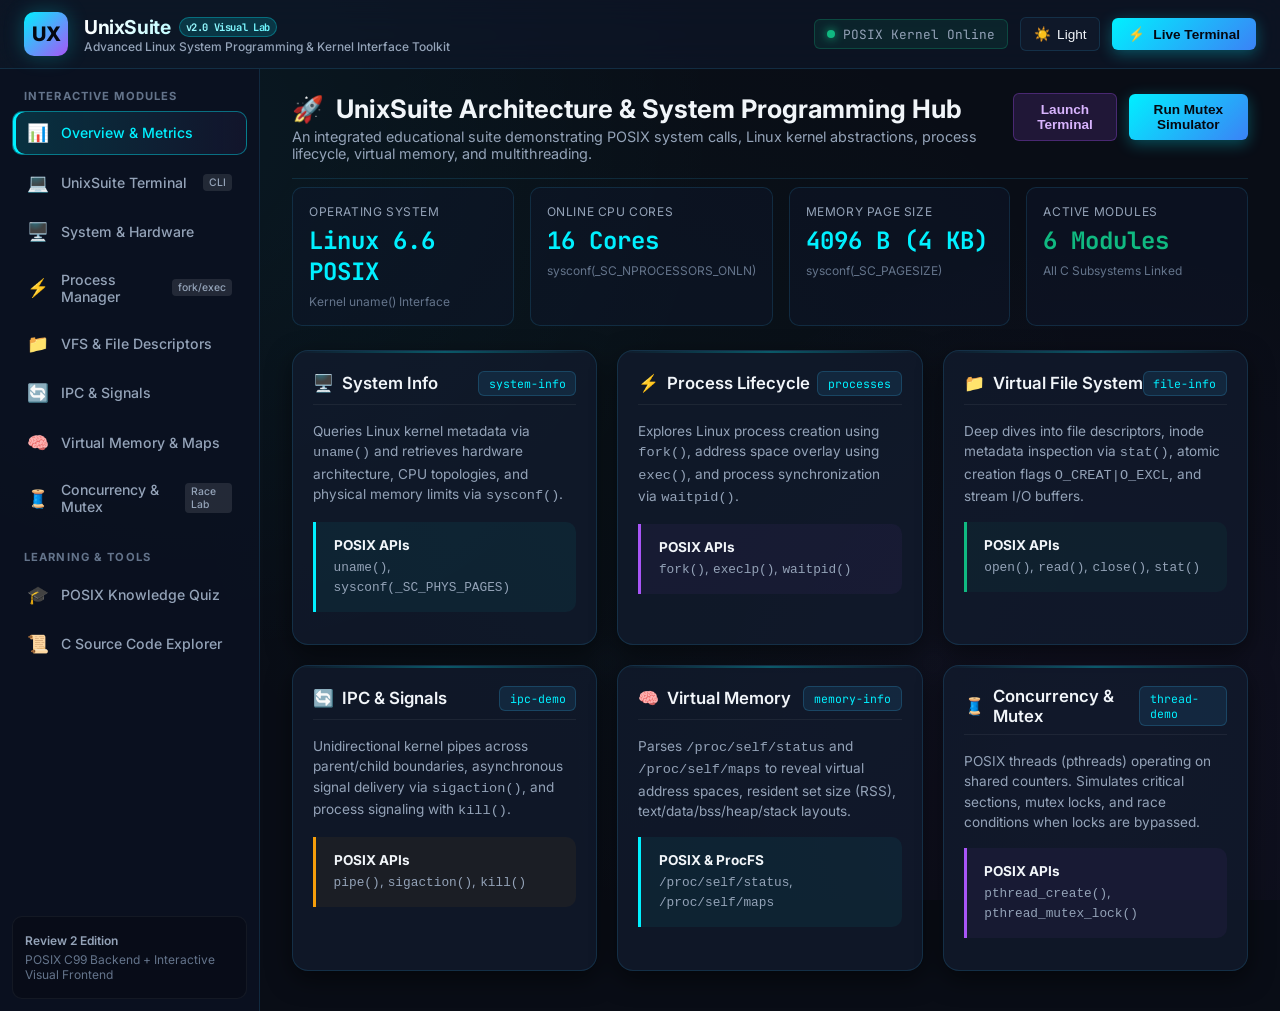
<file: index.html>
<!DOCTYPE html>
<html lang="en" data-theme="dark">
<head>
  <meta charset="UTF-8">
  <meta name="viewport" content="width=device-width, initial-scale=1.0">
  <title>UnixSuite | Advanced Linux & POSIX System Programming Lab</title>
  <meta name="description" content="Professional, educational, and interactive Unix/Linux system programming explorer, terminal emulator, memory visualizer, and concurrency lab.">
  
  <!-- Google Fonts: Inter & JetBrains Mono -->
  <link rel="preconnect" href="https://fonts.googleapis.com">
  <link rel="preconnect" href="https://fonts.gstatic.com" crossorigin>
  <link href="https://fonts.googleapis.com/css2?family=Inter:wght@300;400;500;600;700;800&family=JetBrains+Mono:wght@400;500;600;700&display=swap" rel="stylesheet">
  
  <link rel="stylesheet" href="styles.css">
</head>
<body>
  <div class="app-container">
    <!-- Top Navigation -->
    <header class="top-nav">
      <div class="brand-section">
        <div class="logo-badge">UX</div>
        <div class="brand-info">
          <h1>UnixSuite <span class="version-chip">v2.0 Visual Lab</span></h1>
          <div class="tagline">Advanced Linux System Programming & Kernel Interface Toolkit</div>
        </div>
      </div>
      
      <div class="nav-actions">
        <div class="status-indicator">
          <span class="pulse-dot"></span>
          <span>POSIX Kernel Online</span>
        </div>
        <button class="btn-icon" id="theme-toggle-btn" title="Toggle Theme">
          <span id="theme-icon">☀️</span> <span id="theme-text">Light</span>
        </button>
        <button class="btn-primary" id="open-terminal-btn">
          <span>⚡</span> Live Terminal
        </button>
      </div>
    </header>

    <!-- Main Grid Layout -->
    <div class="main-content">
      <!-- Sidebar Navigation -->
      <aside class="sidebar">
        <div>
          <div class="nav-group-title">Interactive Modules</div>
          <nav class="nav-links">
            <a class="nav-item active" data-tab="dashboard">
              <span class="nav-icon">📊</span>
              <span>Overview & Metrics</span>
            </a>
            <a class="nav-item" data-tab="terminal">
              <span class="nav-icon">💻</span>
              <span>UnixSuite Terminal</span>
              <span class="nav-badge">CLI</span>
            </a>
            <a class="nav-item" data-tab="system-info">
              <span class="nav-icon">🖥️</span>
              <span>System & Hardware</span>
            </a>
            <a class="nav-item" data-tab="processes">
              <span class="nav-icon">⚡</span>
              <span>Process Manager</span>
              <span class="nav-badge">fork/exec</span>
            </a>
            <a class="nav-item" data-tab="file-system">
              <span class="nav-icon">📁</span>
              <span>VFS & File Descriptors</span>
            </a>
            <a class="nav-item" data-tab="ipc">
              <span class="nav-icon">🔄</span>
              <span>IPC & Signals</span>
            </a>
            <a class="nav-item" data-tab="memory">
              <span class="nav-icon">🧠</span>
              <span>Virtual Memory & Maps</span>
            </a>
            <a class="nav-item" data-tab="concurrency">
              <span class="nav-icon">🧵</span>
              <span>Concurrency & Mutex</span>
              <span class="nav-badge">Race Lab</span>
            </a>
          </nav>
        </div>

        <div>
          <div class="nav-group-title">Learning & Tools</div>
          <nav class="nav-links">
            <a class="nav-item" data-tab="quiz">
              <span class="nav-icon">🎓</span>
              <span>POSIX Knowledge Quiz</span>
            </a>
            <a class="nav-item" data-tab="code-viewer">
              <span class="nav-icon">📜</span>
              <span>C Source Code Explorer</span>
            </a>
          </nav>
        </div>

        <div class="sidebar-footer">
          <div style="font-weight: 600; color: var(--text-muted); margin-bottom: 4px;">Review 2 Edition</div>
          <div>POSIX C99 Backend + Interactive Visual Frontend</div>
        </div>
      </aside>

      <!-- Central Workspace -->
      <main class="workspace" id="workspace-content">
        <!-- Content will be dynamically rendered / displayed by tab -->
        
        <!-- Tab 1: Dashboard Overview -->
        <section id="tab-dashboard" class="tab-pane fade-in">
          <div class="module-header">
            <div class="module-title-area">
              <h2><span>🚀</span> UnixSuite Architecture & System Programming Hub</h2>
              <p>An integrated educational suite demonstrating POSIX system calls, Linux kernel abstractions, process lifecycle, virtual memory, and multithreading.</p>
            </div>
            <div class="module-actions">
              <button class="btn-secondary" onclick="switchTab('terminal')">Launch Terminal</button>
              <button class="btn-primary" onclick="switchTab('concurrency')">Run Mutex Simulator</button>
            </div>
          </div>

          <!-- Quick Metrics Banner -->
          <div class="grid-4" style="margin-bottom: 1.5rem;">
            <div class="metric-box">
              <div class="metric-label">Operating System</div>
              <div class="metric-val" id="dash-os">Linux 6.6 POSIX</div>
              <div class="metric-sub">Kernel uname() Interface</div>
            </div>
            <div class="metric-box">
              <div class="metric-label">Online CPU Cores</div>
              <div class="metric-val" id="dash-cores">16 Cores</div>
              <div class="metric-sub">sysconf(_SC_NPROCESSORS_ONLN)</div>
            </div>
            <div class="metric-box">
              <div class="metric-label">Memory Page Size</div>
              <div class="metric-val" id="dash-pagesize">4096 B (4 KB)</div>
              <div class="metric-sub">sysconf(_SC_PAGESIZE)</div>
            </div>
            <div class="metric-box">
              <div class="metric-label">Active Modules</div>
              <div class="metric-val" style="color: var(--accent-emerald);">6 Modules</div>
              <div class="metric-sub">All C Subsystems Linked</div>
            </div>
          </div>

          <!-- 6 Core Pillars Grid -->
          <div class="grid-3" style="margin-bottom: 1.5rem;">
            <!-- Card 1 -->
            <div class="glass-panel" style="cursor: pointer;" onclick="switchTab('system-info')">
              <div class="card-header">
                <div class="card-title"><span>🖥️</span> System Info</div>
                <span class="cmd-pill">system-info</span>
              </div>
              <p style="font-size: 0.85rem; color: var(--text-muted); line-height: 1.5; margin-bottom: 1rem;">
                Queries Linux kernel metadata via <code>uname()</code> and retrieves hardware architecture, CPU topologies, and physical memory limits via <code>sysconf()</code>.
              </p>
              <div class="edu-callout">
                <div class="edu-title">POSIX APIs</div>
                <div class="edu-desc"><code>uname()</code>, <code>sysconf(_SC_PHYS_PAGES)</code></div>
              </div>
            </div>

            <!-- Card 2 -->
            <div class="glass-panel" style="cursor: pointer;" onclick="switchTab('processes')">
              <div class="card-header">
                <div class="card-title"><span>⚡</span> Process Lifecycle</div>
                <span class="cmd-pill">processes</span>
              </div>
              <p style="font-size: 0.85rem; color: var(--text-muted); line-height: 1.5; margin-bottom: 1rem;">
                Explores Linux process creation using <code>fork()</code>, address space overlay using <code>exec()</code>, and process synchronization via <code>waitpid()</code>.
              </p>
              <div class="edu-callout purple">
                <div class="edu-title">POSIX APIs</div>
                <div class="edu-desc"><code>fork()</code>, <code>execlp()</code>, <code>waitpid()</code></div>
              </div>
            </div>

            <!-- Card 3 -->
            <div class="glass-panel" style="cursor: pointer;" onclick="switchTab('file-system')">
              <div class="card-header">
                <div class="card-title"><span>📁</span> Virtual File System</div>
                <span class="cmd-pill">file-info</span>
              </div>
              <p style="font-size: 0.85rem; color: var(--text-muted); line-height: 1.5; margin-bottom: 1rem;">
                Deep dives into file descriptors, inode metadata inspection via <code>stat()</code>, atomic creation flags <code>O_CREAT|O_EXCL</code>, and stream I/O buffers.
              </p>
              <div class="edu-callout emerald">
                <div class="edu-title">POSIX APIs</div>
                <div class="edu-desc"><code>open()</code>, <code>read()</code>, <code>close()</code>, <code>stat()</code></div>
              </div>
            </div>

            <!-- Card 4 -->
            <div class="glass-panel" style="cursor: pointer;" onclick="switchTab('ipc')">
              <div class="card-header">
                <div class="card-title"><span>🔄</span> IPC & Signals</div>
                <span class="cmd-pill">ipc-demo</span>
              </div>
              <p style="font-size: 0.85rem; color: var(--text-muted); line-height: 1.5; margin-bottom: 1rem;">
                Unidirectional kernel pipes across parent/child boundaries, asynchronous signal delivery via <code>sigaction()</code>, and process signaling with <code>kill()</code>.
              </p>
              <div class="edu-callout amber">
                <div class="edu-title">POSIX APIs</div>
                <div class="edu-desc"><code>pipe()</code>, <code>sigaction()</code>, <code>kill()</code></div>
              </div>
            </div>

            <!-- Card 5 -->
            <div class="glass-panel" style="cursor: pointer;" onclick="switchTab('memory')">
              <div class="card-header">
                <div class="card-title"><span>🧠</span> Virtual Memory</div>
                <span class="cmd-pill">memory-info</span>
              </div>
              <p style="font-size: 0.85rem; color: var(--text-muted); line-height: 1.5; margin-bottom: 1rem;">
                Parses <code>/proc/self/status</code> and <code>/proc/self/maps</code> to reveal virtual address spaces, resident set size (RSS), text/data/bss/heap/stack layouts.
              </p>
              <div class="edu-callout">
                <div class="edu-title">POSIX & ProcFS</div>
                <div class="edu-desc"><code>/proc/self/status</code>, <code>/proc/self/maps</code></div>
              </div>
            </div>

            <!-- Card 6 -->
            <div class="glass-panel" style="cursor: pointer;" onclick="switchTab('concurrency')">
              <div class="card-header">
                <div class="card-title"><span>🧵</span> Concurrency & Mutex</div>
                <span class="cmd-pill">thread-demo</span>
              </div>
              <p style="font-size: 0.85rem; color: var(--text-muted); line-height: 1.5; margin-bottom: 1rem;">
                POSIX threads (pthreads) operating on shared counters. Simulates critical sections, mutex locks, and race conditions when locks are bypassed.
              </p>
              <div class="edu-callout purple">
                <div class="edu-title">POSIX APIs</div>
                <div class="edu-desc"><code>pthread_create()</code>, <code>pthread_mutex_lock()</code></div>
              </div>
            </div>
          </div>
        </section>

        <!-- Tab 2: Terminal Emulator -->
        <section id="tab-terminal" class="tab-pane fade-in" style="display: none;">
          <div class="module-header">
            <div class="module-title-area">
              <h2><span>💻</span> UnixSuite Interactive Terminal Emulator</h2>
              <p>Execute real POSIX commands, explore UnixSuite backend responses, and trace real-time internal kernel calls.</p>
            </div>
            <div class="module-actions">
              <button class="btn-icon" onclick="clearTerminal()"><span>🧹</span> Clear</button>
              <button class="btn-icon" onclick="insertCommand('help')"><span>❓</span> Help</button>
            </div>
          </div>

          <div class="terminal-window">
            <div class="terminal-titlebar">
              <div class="terminal-controls">
                <span class="window-btn btn-close"></span>
                <span class="window-btn btn-min"></span>
                <span class="window-btn btn-max"></span>
              </div>
              <div class="terminal-title"><span>🐧</span> bash — unixsuite (x86_64-pc-linux-gnu)</div>
              <div style="font-size: 0.72rem; color: var(--text-dim); font-family: var(--font-mono);">TTY: /dev/pts/0</div>
            </div>

            <div class="terminal-body" id="terminal-output">
===============================================
          ADVANCED UNIX UTILITY SUITE         
===============================================
 Integrated Linux System Programming Toolkit
 Type 'help' to see available commands.
 Type 'exit' to quit.
===============================================

UnixSuite > <span style="color: var(--accent-cyan); animation: pulse 1s infinite;">_</span>
            </div>

            <div class="quick-commands">
              <span style="font-size: 0.72rem; color: var(--text-dim); align-self: center; margin-right: 4px;">Quick Actions:</span>
              <button class="cmd-pill" onclick="runCommand('system-info')">system-info</button>
              <button class="cmd-pill" onclick="runCommand('processes')">processes</button>
              <button class="cmd-pill" onclick="runCommand('file-info test.txt')">file-info test.txt</button>
              <button class="cmd-pill" onclick="runCommand('read-file test.txt')">read-file test.txt</button>
              <button class="cmd-pill" onclick="runCommand('create-file demo.log')">create-file demo.log</button>
              <button class="cmd-pill" onclick="runCommand('ipc-demo')">ipc-demo</button>
              <button class="cmd-pill" onclick="runCommand('signal-demo')">signal-demo</button>
              <button class="cmd-pill" onclick="runCommand('memory-info')">memory-info</button>
              <button class="cmd-pill" onclick="runCommand('memory-maps')">memory-maps</button>
              <button class="cmd-pill" onclick="runCommand('thread-demo')">thread-demo</button>
              <button class="cmd-pill" onclick="runCommand('help')">help</button>
              <button class="cmd-pill" onclick="runCommand('clear')">clear</button>
            </div>

            <form class="terminal-prompt-line" id="terminal-form" onsubmit="handleTerminalSubmit(event)">
              <span class="prompt-tag">UnixSuite &gt;</span>
              <input type="text" id="terminal-input" class="terminal-input" autocomplete="off" autofocus placeholder="Type command (e.g. system-info, processes, thread-demo)...">
            </form>
          </div>
        </section>

        <!-- Tab 3: System Info & Hardware Visualizer -->
        <section id="tab-system-info" class="tab-pane fade-in" style="display: none;">
          <div class="module-header">
            <div class="module-title-area">
              <h2><span>🖥️</span> System Information & Architecture</h2>
              <p>Hardware discovery and kernel telemetry using <code>uname()</code> and POSIX <code>sysconf()</code>.</p>
            </div>
            <div class="module-actions">
              <button class="btn-primary" onclick="refreshSysInfo()"><span>🔄</span> Query Kernel</button>
            </div>
          </div>

          <div class="grid-2">
            <!-- Left: System Details Card -->
            <div class="glass-panel">
              <div class="card-header">
                <div class="card-title"><span>🐧</span> Operating System & Kernel Data</div>
                <span class="cmd-pill">struct utsname</span>
              </div>
              
              <table class="vfs-table" style="margin-bottom: 1rem;">
                <tbody>
                  <tr>
                    <td style="color: var(--text-muted); width: 35%;">System Name (sysname)</td>
                    <td style="font-weight: 600; color: var(--accent-cyan);" id="sys-name">Linux</td>
                  </tr>
                  <tr>
                    <td style="color: var(--text-muted);">Node Name (nodename)</td>
                    <td style="font-weight: 600;" id="sys-node">unixsuite-workstation</td>
                  </tr>
                  <tr>
                    <td style="color: var(--text-muted);">Kernel Release (release)</td>
                    <td style="font-weight: 600; color: var(--accent-purple);" id="sys-release">6.6.137-microsoft-standard-WSL2</td>
                  </tr>
                  <tr>
                    <td style="color: var(--text-muted);">Kernel Version</td>
                    <td style="font-weight: 600; font-size: 0.75rem;" id="sys-version">#1 SMP PREEMPT_DYNAMIC GNU/Linux</td>
                  </tr>
                  <tr>
                    <td style="color: var(--text-muted);">Architecture (machine)</td>
                    <td style="font-weight: 600; color: var(--accent-emerald);" id="sys-arch">x86_64 (64-bit AMD/Intel)</td>
                  </tr>
                </tbody>
              </table>

              <div class="edu-callout">
                <div class="edu-title">How <code>uname(&info)</code> Works</div>
                <div class="edu-desc">
                  The C function populates a <code>struct utsname</code> containing system identification buffers directly from the running kernel ring.
                </div>
              </div>
            </div>

            <!-- Right: CPU & Memory Configuration -->
            <div class="glass-panel">
              <div class="card-header">
                <div class="card-title"><span>⚡</span> CPU & Page Configuration</div>
                <span class="cmd-pill">sysconf()</span>
              </div>

              <div class="grid-2" style="margin-bottom: 1rem;">
                <div class="metric-box">
                  <div class="metric-label">Online CPU Cores</div>
                  <div class="metric-val" id="cpu-cores-val">16</div>
                  <div class="metric-sub">_SC_NPROCESSORS_ONLN</div>
                </div>
                <div class="metric-box">
                  <div class="metric-label">Memory Page Size</div>
                  <div class="metric-val" id="page-size-val">4096 B</div>
                  <div class="metric-sub">_SC_PAGESIZE</div>
                </div>
              </div>

              <div class="metric-box" style="margin-bottom: 1rem;">
                <div class="metric-label">Calculated Physical RAM</div>
                <div class="metric-val" style="color: var(--accent-purple);" id="calc-ram-val">16.00 GB</div>
                <div class="metric-sub"><code>(page_size * physical_pages) / (1024^3)</code></div>
              </div>

              <div class="edu-callout purple">
                <div class="edu-title">POSIX <code>sysconf()</code> Parameter Reference</div>
                <div class="edu-desc">
                  <code>_SC_NPROCESSORS_ONLN</code>: Available logical processors for scheduling.<br>
                  <code>_SC_PHYS_PAGES</code>: Total physical pages allocated to system memory.
                </div>
              </div>
            </div>
          </div>
        </section>

        <!-- Tab 4: Process Lifecycle Simulator -->
        <section id="tab-processes" class="tab-pane fade-in" style="display: none;">
          <div class="module-header">
            <div class="module-title-area">
              <h2><span>⚡</span> Process Lifecycle & POSIX Management</h2>
              <p>Visual demonstration of <code>fork()</code> cloning, <code>exec()</code> binary loading, and <code>waitpid()</code> synchronization.</p>
            </div>
            <div class="module-actions">
              <button class="btn-primary" onclick="simulateProcessFlow()"><span>▶</span> Step-by-Step Simulation</button>
              <button class="btn-secondary" onclick="resetProcessFlow()"><span>🔄</span> Reset</button>
            </div>
          </div>

          <div class="grid-2">
            <!-- Left: Interactive Flow Stepper -->
            <div class="glass-panel">
              <div class="card-header">
                <div class="card-title"><span>🔄</span> Execution Timeline</div>
                <span class="cmd-pill" id="sim-status-pill">Ready to Fork</span>
              </div>

              <div class="process-flow-container">
                <div class="flow-step-box" id="step-1-box">
                  <div class="step-number">1</div>
                  <div class="step-info">
                    <h4>Step 1: fork() System Call</h4>
                    <p>Parent process (PID: <span id="parent-pid-txt">4012</span>) forks an identical copy. Returns Child PID to Parent, and <code>0</code> to Child.</p>
                  </div>
                </div>

                <div class="flow-step-box" id="step-2-box">
                  <div class="step-number">2</div>
                  <div class="step-info">
                    <h4>Step 2: execlp() Image Replacement</h4>
                    <p>Child process (PID: <span id="child-pid-txt">4013</span>) replaces its text & data segment with the <code>echo</code> binary program.</p>
                  </div>
                </div>

                <div class="flow-step-box" id="step-3-box">
                  <div class="step-number">3</div>
                  <div class="step-info">
                    <h4>Step 3: waitpid() & Exit Status</h4>
                    <p>Parent blocks on <code>waitpid()</code> until child terminates with exit code <code>0</code> (WIFEXITED evaluated true).</p>
                  </div>
                </div>
              </div>
            </div>

            <!-- Right: State Diagram & Memory Clone Visualizer -->
            <div class="glass-panel">
              <div class="card-header">
                <div class="card-title"><span>📊</span> Process Tree & PCB State</div>
                <span class="cmd-pill">Process Control Block</span>
              </div>

              <div class="visualizer-canvas" style="flex-direction: column; gap: 1rem; align-items: stretch; justify-content: flex-start;">
                <div style="display: flex; justify-content: space-around; width: 100%;">
                  <!-- Parent Node -->
                  <div style="background: rgba(56, 189, 248, 0.15); border: 2px solid var(--accent-cyan); border-radius: var(--radius-md); padding: 0.75rem; width: 45%; text-align: center;">
                    <div style="font-weight: 700; color: var(--accent-cyan); font-size: 0.9rem;">Parent Process</div>
                    <div style="font-family: var(--font-mono); font-size: 0.78rem; margin-top: 4px;">PID: <span id="pcb-parent-pid">4012</span> | PPID: 1000</div>
                    <div style="font-size: 0.72rem; color: #34d399; margin-top: 4px;" id="parent-state-badge">STATE: RUNNING / WAIT</div>
                  </div>

                  <!-- Child Node -->
                  <div id="child-node-box" style="background: rgba(168, 85, 247, 0.15); border: 2px dashed var(--accent-purple); border-radius: var(--radius-md); padding: 0.75rem; width: 45%; text-align: center; opacity: 0.5;">
                    <div style="font-weight: 700; color: var(--accent-purple); font-size: 0.9rem;">Child Process</div>
                    <div style="font-family: var(--font-mono); font-size: 0.78rem; margin-top: 4px;">PID: <span id="pcb-child-pid">4013</span> | PPID: 4012</div>
                    <div style="font-size: 0.72rem; color: #f59e0b; margin-top: 4px;" id="child-state-badge">STATE: UNSPAWNED</div>
                  </div>
                </div>

                <div class="code-viewer" style="margin-top: 0.5rem;">
                  <div class="code-viewer-header">
                    <span>process_manager.c (Core Fork Logic)</span>
                    <span>C99 / POSIX</span>
                  </div>
                  <pre><code><span class="c-type">pid_t</span> pid = <span class="c-fn">fork</span>();
<span class="c-kw">if</span> (pid == <span class="c-num">0</span>) {
    <span class="c-fn">execlp</span>(<span class="c-str">"echo"</span>, <span class="c-str">"echo"</span>, <span class="c-str">"Hello Child"</span>, (<span class="c-type">char</span> *)NULL);
    <span class="c-fn">_exit</span>(<span class="c-num">1</span>);
} <span class="c-kw">else</span> {
    <span class="c-fn">waitpid</span>(pid, &status, <span class="c-num">0</span>);
}</code></pre>
                </div>
              </div>
            </div>
          </div>
        </section>

        <!-- Tab 5: File System & File Descriptors -->
        <section id="tab-file-system" class="tab-pane fade-in" style="display: none;">
          <div class="module-header">
            <div class="module-title-area">
              <h2><span>📁</span> Virtual File System & File Descriptors</h2>
              <p>Explore POSIX file descriptor table, inode metadata with <code>stat()</code>, and raw byte stream I/O.</p>
            </div>
            <div class="module-actions">
              <button class="btn-primary" onclick="createNewVirtualFile()"><span>➕</span> Create New File</button>
            </div>
          </div>

          <div class="grid-2">
            <!-- Left: Virtual Disk & FD Table -->
            <div class="glass-panel">
              <div class="card-header">
                <div class="card-title"><span>📄</span> Active File Descriptor (FD) Table</div>
                <span class="cmd-pill">Per-Process Table</span>
              </div>

              <table class="vfs-table" style="margin-bottom: 1rem;">
                <thead>
                  <tr>
                    <th>FD</th>
                    <th>Target / Stream</th>
                    <th>Access Mode</th>
                    <th>Status</th>
                  </tr>
                </thead>
                <tbody id="fd-table-body">
                  <tr>
                    <td><span class="fd-badge fd-std">0</span></td>
                    <td>/dev/pts/0 (Standard Input)</td>
                    <td>O_RDONLY</td>
                    <td style="color: var(--accent-emerald);">OPEN</td>
                  </tr>
                  <tr>
                    <td><span class="fd-badge fd-std">1</span></td>
                    <td>/dev/pts/0 (Standard Output)</td>
                    <td>O_WRONLY</td>
                    <td style="color: var(--accent-emerald);">OPEN</td>
                  </tr>
                  <tr>
                    <td><span class="fd-badge fd-std">2</span></td>
                    <td>/dev/pts/0 (Standard Error)</td>
                    <td>O_WRONLY</td>
                    <td style="color: var(--accent-emerald);">OPEN</td>
                  </tr>
                  <tr>
                    <td><span class="fd-badge fd-user">3</span></td>
                    <td>test.txt (Sample File)</td>
                    <td>O_RDONLY</td>
                    <td style="color: var(--accent-purple);">ACTIVE</td>
                  </tr>
                </tbody>
              </table>

              <div class="card-title" style="margin: 1.25rem 0 0.5rem; font-size: 0.95rem;"><span>📂</span> Virtual Files in Working Directory</div>
              <div style="display: flex; gap: 0.5rem; flex-wrap: wrap;" id="file-pills-container">
                <button class="cmd-pill" onclick="inspectFile('test.txt')">test.txt (851 B)</button>
                <button class="cmd-pill" onclick="inspectFile('kernel.log')">kernel.log (1.2 KB)</button>
                <button class="cmd-pill" onclick="inspectFile('data.bin')">data.bin (4.0 KB)</button>
              </div>
            </div>

            <!-- Right: stat() Inode Inspector -->
            <div class="glass-panel">
              <div class="card-header">
                <div class="card-title"><span>🔍</span> Inode & Metadata (stat)</div>
                <span class="cmd-pill" id="inspect-filename">test.txt</span>
              </div>

              <div class="grid-2" style="margin-bottom: 1rem;">
                <div class="metric-box">
                  <div class="metric-label">File Size</div>
                  <div class="metric-val" id="stat-size">851 B</div>
                  <div class="metric-sub">st_size</div>
                </div>
                <div class="metric-box">
                  <div class="metric-label">Octal Permissions</div>
                  <div class="metric-val" id="stat-mode">0644</div>
                  <div class="metric-sub">st_mode & 0777 (rw-r--r--)</div>
                </div>
                <div class="metric-box">
                  <div class="metric-label">Owner UID / GID</div>
                  <div class="metric-val" id="stat-uid">1000 : 1000</div>
                  <div class="metric-sub">st_uid / st_gid</div>
                </div>
                <div class="metric-box">
                  <div class="metric-label">Hard Links</div>
                  <div class="metric-val" id="stat-links">1</div>
                  <div class="metric-sub">st_nlink</div>
                </div>
              </div>

              <div class="edu-callout emerald">
                <div class="edu-title">File Operations Lifecycle</div>
                <div class="edu-desc">
                  1. <code>open()</code> creates file table entry & allocates lowest available FD.<br>
                  2. <code>read()</code> / <code>write()</code> moves cursor in byte increments.<br>
                  3. <code>close()</code> frees FD slot for reuse.
                </div>
              </div>
            </div>
          </div>
        </section>

        <!-- Tab 6: IPC & Signals Studio -->
        <section id="tab-ipc" class="tab-pane fade-in" style="display: none;">
          <div class="module-header">
            <div class="module-title-area">
              <h2><span>🔄</span> Inter-Process Communication & Signals</h2>
              <p>Unidirectional kernel pipe streaming and POSIX <code>sigaction()</code> signal dispatching.</p>
            </div>
            <div class="module-actions">
              <button class="btn-primary" onclick="simulatePipeTransmission()"><span>📡</span> Transmit via Pipe</button>
              <button class="btn-secondary" onclick="sendDemoSignal('SIGUSR1')"><span>⚡</span> Send SIGUSR1</button>
            </div>
          </div>

          <div class="grid-2">
            <!-- Left: Pipe Channel Visualizer -->
            <div class="glass-panel">
              <div class="card-header">
                <div class="card-title"><span>🚰</span> Kernel Pipe Buffer Channel</div>
                <span class="cmd-pill">pipe(pipefd[2])</span>
              </div>

              <div class="visualizer-canvas" style="flex-direction: column; gap: 1rem;">
                <div style="display: flex; align-items: center; justify-content: space-between; width: 100%;">
                  <!-- Child Writer -->
                  <div style="background: rgba(168, 85, 247, 0.2); border: 1px solid var(--accent-purple); padding: 0.75rem; border-radius: var(--radius-md); text-align: center; width: 30%;">
                    <div style="font-weight: 700; color: var(--accent-purple); font-size: 0.85rem;">Child Writer</div>
                    <div style="font-family: var(--font-mono); font-size: 0.75rem;">FD: pipefd[1] (Write)</div>
                  </div>

                  <!-- Pipe Stream Animation -->
                  <div style="flex: 1; margin: 0 1rem; position: relative;">
                    <div style="height: 24px; background: rgba(0, 240, 255, 0.1); border: 1px dashed var(--accent-cyan); border-radius: 12px; display: flex; align-items: center; justify-content: center; font-size: 0.75rem; font-family: var(--font-mono); color: var(--accent-cyan);" id="pipe-packet-display">
                      Kernel Buffer (64 KB)
                    </div>
                  </div>

                  <!-- Parent Reader -->
                  <div style="background: rgba(56, 189, 248, 0.2); border: 1px solid var(--accent-cyan); padding: 0.75rem; border-radius: var(--radius-md); text-align: center; width: 30%;">
                    <div style="font-weight: 700; color: var(--accent-cyan); font-size: 0.85rem;">Parent Reader</div>
                    <div style="font-family: var(--font-mono); font-size: 0.75rem;">FD: pipefd[0] (Read)</div>
                  </div>
                </div>

                <div class="edu-callout amber" style="width: 100%;">
                  <div class="edu-title">Pipe Mechanism</div>
                  <div class="edu-desc">
                    <code>pipefd[0]</code> = Read End | <code>pipefd[1]</code> = Write End.<br>
                    Data flows strictly in FIFO order through kernel ring memory without touching the physical disk.
                  </div>
                </div>
              </div>
            </div>

            <!-- Right: Signal Generator -->
            <div class="glass-panel">
              <div class="card-header">
                <div class="card-title"><span>🔔</span> POSIX Signal Dispatcher</div>
                <span class="cmd-pill">sigaction() & kill()</span>
              </div>

              <div style="display: flex; flex-direction: column; gap: 0.75rem; margin-bottom: 1rem;">
                <div style="display: flex; gap: 0.5rem; flex-wrap: wrap;">
                  <button class="cmd-pill" onclick="sendDemoSignal('SIGUSR1')" style="background: rgba(16, 185, 129, 0.2); border-color: var(--accent-emerald);">SIGUSR1 (User 1)</button>
                  <button class="cmd-pill" onclick="sendDemoSignal('SIGINT')" style="background: rgba(245, 158, 11, 0.2); border-color: var(--accent-amber);">SIGINT (Interrupt)</button>
                  <button class="cmd-pill" onclick="sendDemoSignal('SIGTERM')" style="background: rgba(239, 68, 68, 0.2); border-color: var(--accent-rose);">SIGTERM (Terminate)</button>
                  <button class="cmd-pill" onclick="sendDemoSignal('SIGSEGV')">SIGSEGV (Segfault)</button>
                </div>

                <div class="metric-box">
                  <div class="metric-label">Signal Handler State</div>
                  <div class="metric-val" id="sig-handler-state" style="font-size: 1.1rem; color: var(--accent-emerald);">Registered: handle_sigusr1</div>
                  <div class="metric-sub" id="sig-last-received">Last Received: None</div>
                </div>
              </div>

              <div class="edu-callout">
                <div class="edu-title">Why <code>sig_atomic_t</code>?</div>
                <div class="edu-desc">
                  Signals interrupt asynchronous execution at arbitrary instructions. Variables modified inside signal handlers must be declared <code>volatile sig_atomic_t</code> to guarantee atomic read/write.
                </div>
              </div>
            </div>
          </div>
        </section>

        <!-- Tab 7: Virtual Memory & Maps -->
        <section id="tab-memory" class="tab-pane fade-in" style="display: none;">
          <div class="module-header">
            <div class="module-title-area">
              <h2><span>🧠</span> Process Virtual Memory & /proc Maps</h2>
              <p>Inspect process memory regions, VmRSS, VmSize, and Linux virtual address space segmentation.</p>
            </div>
            <div class="module-actions">
              <button class="btn-primary" onclick="refreshMemoryStats()"><span>🔄</span> Refresh /proc/self</button>
            </div>
          </div>

          <div class="grid-2">
            <!-- Left: Virtual Address Space Stack -->
            <div class="glass-panel">
              <div class="card-header">
                <div class="card-title"><span>📐</span> Linux Virtual Address Space Layout (x86_64)</div>
                <span class="cmd-pill">0x00000000 -> 0xFFFFFFFF</span>
              </div>

              <div class="mem-stack-container">
                <div class="mem-segment seg-kernel">
                  <span>Kernel Space (Protected)</span>
                  <span>0xFFFF800000000000</span>
                </div>
                <div class="mem-segment seg-stack">
                  <span>Stack (Grows Downward ↓) [Local Variables, Frames]</span>
                  <span>0x7FFF5F000000</span>
                </div>
                <div class="mem-segment seg-mmap">
                  <span>Memory Mapping Segment (Shared Libs, libc.so)</span>
                  <span>0x7F20A0000000</span>
                </div>
                <div class="mem-segment seg-heap">
                  <span>Heap (Grows Upward ↑) [malloc(), brk()]</span>
                  <span>0x55E81A000000</span>
                </div>
                <div class="mem-segment seg-bss">
                  <span>BSS Segment (Uninitialized Globals)</span>
                  <span>0x55E819000000</span>
                </div>
                <div class="mem-segment seg-data">
                  <span>Data Segment (Initialized Globals)</span>
                  <span>0x55E818000000</span>
                </div>
                <div class="mem-segment seg-text">
                  <span>Text Segment (Executable Machine Code) [r-xp]</span>
                  <span>0x55E817000000</span>
                </div>
              </div>
            </div>

            <!-- Right: /proc/self/status & Maps Inspector -->
            <div class="glass-panel">
              <div class="card-header">
                <div class="card-title"><span>📊</span> /proc/self/status Metrics</div>
                <span class="cmd-pill">Process Telemetry</span>
              </div>

              <div class="grid-2" style="margin-bottom: 1rem;">
                <div class="metric-box">
                  <div class="metric-label">VmPeak (Virtual Peak)</div>
                  <div class="metric-val" id="mem-vmpeak">4,820 kB</div>
                  <div class="metric-sub">Max Virtual Memory</div>
                </div>
                <div class="metric-box">
                  <div class="metric-label">VmSize (Current Virtual)</div>
                  <div class="metric-val" id="mem-vmsize">4,712 kB</div>
                  <div class="metric-sub">Total Virtual Allocated</div>
                </div>
                <div class="metric-box">
                  <div class="metric-label">VmRSS (Resident Set)</div>
                  <div class="metric-val" id="mem-vmrss" style="color: var(--accent-emerald);">1,840 kB</div>
                  <div class="metric-sub">Physical RAM in Use</div>
                </div>
                <div class="metric-box">
                  <div class="metric-label">VmStk (Stack Size)</div>
                  <div class="metric-val" id="mem-vmstk">132 kB</div>
                  <div class="metric-sub">Current Process Stack</div>
                </div>
              </div>

              <div class="edu-callout">
                <div class="edu-title">Resident Set Size (RSS) vs Virtual Size</div>
                <div class="edu-desc">
                  <strong>VmSize</strong> is the address space requested by the process.<br>
                  <strong>VmRSS</strong> is the actual physical RAM frames currently mapped into RAM by the Linux page table.
                </div>
              </div>
            </div>
          </div>
        </section>

        <!-- Tab 8: Concurrency & Mutex Race Lab -->
        <section id="tab-concurrency" class="tab-pane fade-in" style="display: none;">
          <div class="module-header">
            <div class="module-title-area">
              <h2><span>🧵</span> Concurrency, Threads & Mutex Synchronization Lab</h2>
              <p>Simulate multithreaded execution with POSIX <code>pthread_create()</code>, test race conditions, and observe mutual exclusion.</p>
            </div>
            <div class="module-actions">
              <button class="btn-primary" id="start-race-btn" onclick="startConcurrencySimulation()"><span>▶</span> Run Simulation</button>
            </div>
          </div>

          <div class="race-sim-box">
            <!-- Controls Bar -->
            <div class="sim-controls">
              <div class="toggle-container">
                <label class="switch">
                  <input type="checkbox" id="mutex-toggle" checked>
                  <span class="slider-round"></span>
                </label>
                <div>
                  <div style="font-weight: 700; font-size: 0.95rem;" id="mutex-state-label">Mutex Protection: ENABLED</div>
                  <div style="font-size: 0.75rem; color: var(--text-muted);">pthread_mutex_lock(&counter_mutex) protects critical section</div>
                </div>
              </div>

              <div style="display: flex; gap: 1rem; align-items: center;">
                <div style="font-size: 0.85rem; color: var(--text-muted);">
                  Iterations per thread: <strong style="color: var(--text-main);">100,000</strong>
                </div>
                <div style="font-size: 0.85rem; color: var(--text-muted);">
                  Threads: <strong style="color: var(--accent-cyan);">2 Workers</strong>
                </div>
              </div>
            </div>

            <!-- Progress & Live Threads -->
            <div class="grid-2">
              <div class="glass-panel">
                <div class="card-header">
                  <div class="card-title"><span>⚡</span> Thread 1 (Worker #1)</div>
                  <span class="cmd-pill" id="t1-status">Idle</span>
                </div>
                <div class="thread-progress-bar" style="margin-bottom: 0.5rem;">
                  <div class="thread-progress-fill" id="t1-progress"></div>
                </div>
                <div style="font-size: 0.8rem; color: var(--text-muted); display: flex; justify-content: space-between;">
                  <span>Increments: <strong id="t1-count">0</strong> / 100,000</span>
                  <span id="t1-lock-state" style="color: var(--accent-emerald);">Lock: Unlocked</span>
                </div>
              </div>

              <div class="glass-panel">
                <div class="card-header">
                  <div class="card-title"><span>⚡</span> Thread 2 (Worker #2)</div>
                  <span class="cmd-pill" id="t2-status">Idle</span>
                </div>
                <div class="thread-progress-bar" style="margin-bottom: 0.5rem;">
                  <div class="thread-progress-fill" id="t2-progress" style="background: linear-gradient(90deg, var(--accent-purple), var(--accent-rose));"></div>
                </div>
                <div style="font-size: 0.8rem; color: var(--text-muted); display: flex; justify-content: space-between;">
                  <span>Increments: <strong id="t2-count">0</strong> / 100,000</span>
                  <span id="t2-lock-state" style="color: var(--accent-emerald);">Lock: Unlocked</span>
                </div>
              </div>
            </div>

            <!-- Result Counter Comparison -->
            <div class="glass-panel" style="text-align: center; padding: 1.5rem;">
              <div class="grid-3">
                <div class="metric-box">
                  <div class="metric-label">Expected Counter</div>
                  <div class="metric-val" style="color: var(--accent-cyan);">200,000</div>
                  <div class="metric-sub">(100,000 x 2 threads)</div>
                </div>
                <div class="metric-box">
                  <div class="metric-label">Actual Counter Result</div>
                  <div class="metric-val" id="actual-counter-val" style="color: var(--accent-emerald);">0</div>
                  <div class="metric-sub" id="counter-diff-sub">Delta: 0</div>
                </div>
                <div class="metric-box">
                  <div class="metric-label">Result Status</div>
                  <div class="metric-val" id="race-outcome-val" style="font-size: 1.15rem; color: var(--text-muted);">Ready</div>
                  <div class="metric-sub" id="race-outcome-sub">Click Run Simulation</div>
                </div>
              </div>
            </div>
          </div>
        </section>

        <!-- Tab 9: POSIX Knowledge Quiz -->
        <section id="tab-quiz" class="tab-pane fade-in" style="display: none;">
          <div class="module-header">
            <div class="module-title-area">
              <h2><span>🎓</span> POSIX & Linux System Programming Quiz</h2>
              <p>Test your knowledge on system calls, memory architecture, signals, and multithreading.</p>
            </div>
            <div class="module-actions">
              <span class="cmd-pill" style="font-size: 0.9rem;" id="quiz-score-badge">Score: 0 / 0</span>
            </div>
          </div>

          <div class="quiz-card" id="quiz-container">
            <!-- Dynamic Quiz Content Loaded via JS -->
          </div>
        </section>

        <!-- Tab 10: C Source Code Explorer -->
        <section id="tab-code-viewer" class="tab-pane fade-in" style="display: none;">
          <div class="module-header">
            <div class="module-title-area">
              <h2><span>📜</span> C Backend Source Code Explorer</h2>
              <p>Line-by-line inspection of all C source files and POSIX implementation routines in UnixSuite.</p>
            </div>
            <div class="module-actions">
              <select id="code-file-selector" class="cmd-pill" style="background: var(--bg-card); color: var(--accent-cyan); outline: none;" onchange="loadCodeFile(this.value)">
                <option value="main.c">main.c (CLI REPL Loop)</option>
                <option value="system_info.c">system_info.c (uname, sysconf)</option>
                <option value="process_manager.c">process_manager.c (fork, exec, wait)</option>
                <option value="file_system.c">file_system.c (open, read, stat)</option>
                <option value="ipc.c">ipc.c (pipe, sigaction, kill)</option>
                <option value="memory.c">memory.c (/proc/self status & maps)</option>
                <option value="concurrency.c">concurrency.c (pthread, mutex)</option>
              </select>
            </div>
          </div>

          <div class="code-viewer" style="height: 520px; overflow-y: auto;">
            <div class="code-viewer-header">
              <span id="active-file-label">unixsuite/main.c</span>
              <span>POSIX C99</span>
            </div>
            <pre><code id="source-code-display">// Select a file above to inspect its complete C source code...</code></pre>
          </div>
        </section>

      </main>
    </div>
  </div>

  <!-- Application Logic -->
  <script src="app.js"></script>
</body>
</html>
</file>
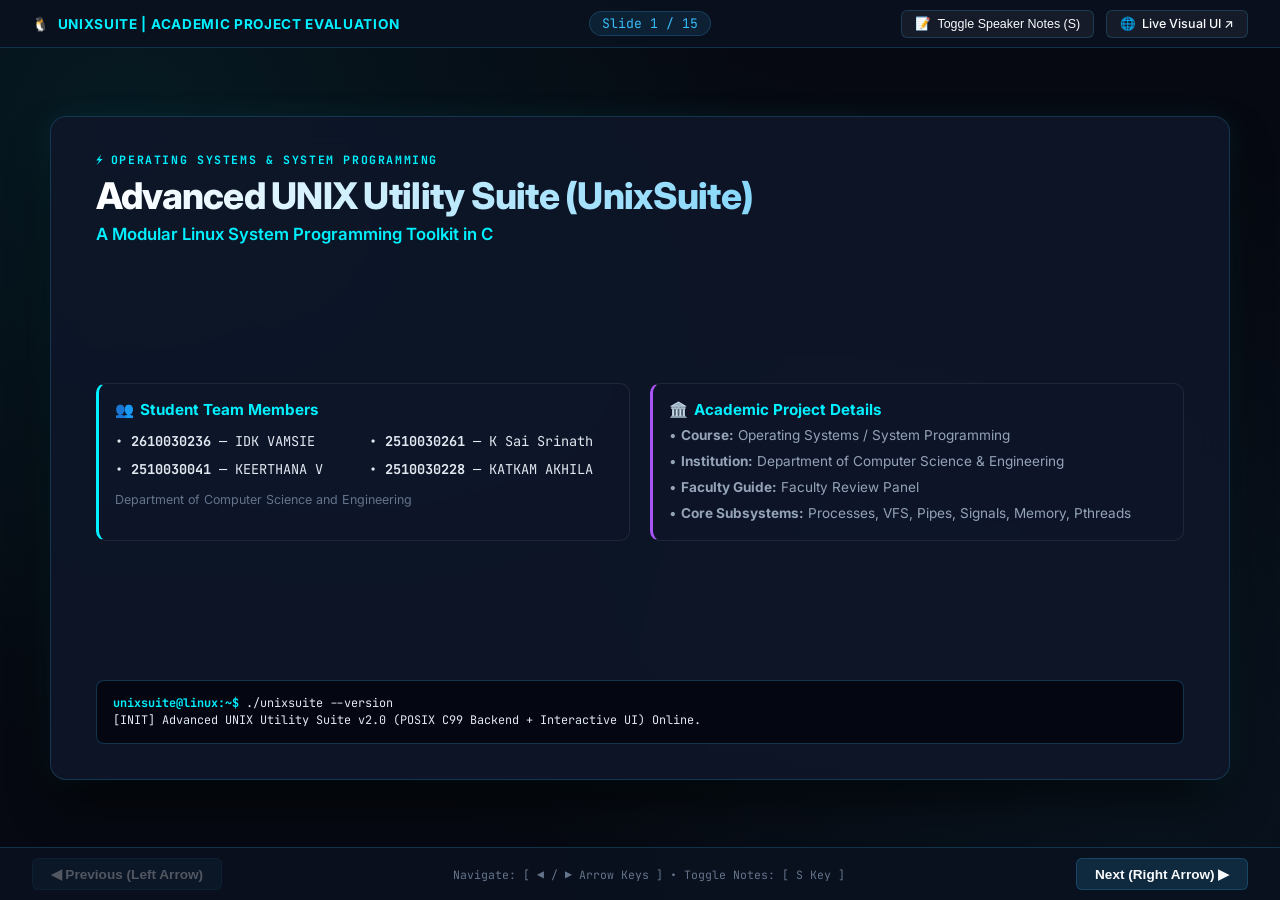
<file: slides.html>
<!DOCTYPE html>
<html lang="en">
<head>
  <meta charset="UTF-8">
  <meta name="viewport" content="width=device-width, initial-scale=1.0">
  <title>Advanced UNIX Utility Suite (UnixSuite) | 15-Slide Presentation</title>
  <link rel="preconnect" href="https://fonts.googleapis.com">
  <link rel="preconnect" href="https://fonts.gstatic.com" crossorigin>
  <link href="https://fonts.googleapis.com/css2?family=Inter:wght@300;400;500;600;700;800;900&family=JetBrains+Mono:wght@400;500;600;700&display=swap" rel="stylesheet">
  <style>
    :root {
      --bg-base: #060911;
      --bg-surface: #0b1120;
      --card-bg: rgba(15, 23, 42, 0.85);
      --card-border: rgba(56, 189, 248, 0.2);
      --card-hover: rgba(30, 41, 59, 0.95);
      --accent-cyan: #00f0ff;
      --accent-blue: #38bdf8;
      --accent-purple: #a855f7;
      --accent-emerald: #10b981;
      --accent-amber: #f59e0b;
      --accent-rose: #f43f5e;
      --text-main: #f8fafc;
      --text-muted: #94a3b8;
      --text-dim: #64748b;
    }

    * {
      box-sizing: border-box;
      margin: 0;
      padding: 0;
    }

    body {
      font-family: 'Inter', -apple-system, BlinkMacSystemFont, sans-serif;
      background-color: var(--bg-base);
      color: var(--text-main);
      overflow: hidden;
      height: 100vh;
      display: flex;
      flex-direction: column;
      background-image: 
        radial-gradient(circle at 10% 15%, rgba(0, 240, 255, 0.07) 0%, transparent 45%),
        radial-gradient(circle at 90% 85%, rgba(56, 189, 248, 0.06) 0%, transparent 45%),
        radial-gradient(circle at 50% 50%, rgba(16, 185, 129, 0.03) 0%, transparent 55%);
    }

    /* Top presentation bar */
    .pres-header {
      padding: 0.6rem 2rem;
      display: flex;
      align-items: center;
      justify-content: space-between;
      border-bottom: 1px solid var(--card-border);
      background: rgba(11, 17, 32, 0.9);
      backdrop-filter: blur(12px);
      z-index: 100;
    }

    .brand-tag {
      font-size: 0.85rem;
      font-weight: 700;
      color: var(--accent-cyan);
      display: flex;
      align-items: center;
      gap: 0.5rem;
      letter-spacing: 0.05em;
    }

    .slide-progress {
      font-family: 'JetBrains Mono', monospace;
      font-size: 0.82rem;
      color: var(--accent-blue);
      background: rgba(56, 189, 248, 0.1);
      padding: 3px 12px;
      border-radius: 9999px;
      border: 1px solid var(--card-border);
    }

    .header-actions {
      display: flex;
      align-items: center;
      gap: 0.75rem;
    }

    .btn-header {
      background: rgba(255, 255, 255, 0.05);
      border: 1px solid var(--card-border);
      color: var(--text-main);
      padding: 0.35rem 0.8rem;
      border-radius: 6px;
      font-size: 0.78rem;
      font-weight: 500;
      cursor: pointer;
      display: flex;
      align-items: center;
      gap: 0.4rem;
      transition: all 0.2s;
      text-decoration: none;
    }

    .btn-header:hover {
      background: rgba(0, 240, 255, 0.15);
      border-color: var(--accent-cyan);
      color: var(--accent-cyan);
    }

    /* Deck Viewport (16:9 Ratio Container) */
    .deck-viewport {
      flex: 1;
      position: relative;
      display: flex;
      align-items: center;
      justify-content: center;
      padding: 1.5rem 2rem;
      overflow: hidden;
    }

    .slide-container {
      width: 100%;
      max-width: 1180px;
      aspect-ratio: 16 / 9;
      max-height: calc(100vh - 140px);
      background: var(--card-bg);
      border: 1px solid var(--card-border);
      border-radius: 16px;
      padding: 2.2rem 2.8rem;
      box-shadow: 0 25px 50px -12px rgba(0, 0, 0, 0.8), 0 0 30px rgba(0, 240, 255, 0.08);
      display: none;
      flex-direction: column;
      justify-content: space-between;
      position: relative;
      overflow-y: auto;
      backdrop-filter: blur(16px);
    }

    .slide-container.active {
      display: flex;
      animation: slideIn 0.3s cubic-bezier(0.16, 1, 0.3, 1) forwards;
    }

    @keyframes slideIn {
      from { opacity: 0; transform: translateY(12px) scale(0.98); }
      to { opacity: 1; transform: translateY(0) scale(1); }
    }

    .slide-tag {
      font-size: 0.72rem;
      text-transform: uppercase;
      letter-spacing: 0.14em;
      font-weight: 700;
      color: var(--accent-cyan);
      font-family: 'JetBrains Mono', monospace;
      margin-bottom: 0.35rem;
      display: flex;
      align-items: center;
      gap: 0.4rem;
    }

    .slide-heading {
      font-size: 1.85rem;
      font-weight: 800;
      letter-spacing: -0.02em;
      margin-bottom: 1rem;
      background: linear-gradient(90deg, #ffffff 0%, var(--accent-blue) 100%);
      -webkit-background-clip: text;
      -webkit-text-fill-color: transparent;
    }

    .slide-content {
      flex: 1;
      display: flex;
      flex-direction: column;
      gap: 1rem;
      font-size: 0.95rem;
      color: #cbd5e1;
      line-height: 1.5;
    }

    /* Grid Layouts */
    .grid-2 {
      display: grid;
      grid-template-columns: 1fr 1fr;
      gap: 1.25rem;
    }

    .grid-3 {
      display: grid;
      grid-template-columns: repeat(3, 1fr);
      gap: 1rem;
    }

    .grid-4 {
      display: grid;
      grid-template-columns: repeat(4, 1fr);
      gap: 0.75rem;
    }

    .card {
      background: rgba(15, 23, 42, 0.6);
      border: 1px solid rgba(255, 255, 255, 0.08);
      border-radius: 10px;
      padding: 1rem;
      display: flex;
      flex-direction: column;
      gap: 0.4rem;
    }

    .card h4 {
      font-size: 0.95rem;
      font-weight: 700;
      color: var(--accent-cyan);
      display: flex;
      align-items: center;
      gap: 0.4rem;
    }

    .card p, .card ul {
      font-size: 0.85rem;
      color: var(--text-muted);
      line-height: 1.45;
    }

    .card ul {
      padding-left: 1.1rem;
    }

    /* Terminal & Code Blocks */
    .terminal-box {
      background: #040711;
      border: 1px solid rgba(56, 189, 248, 0.25);
      border-radius: 8px;
      padding: 0.85rem 1rem;
      font-family: 'JetBrains Mono', monospace;
      font-size: 0.78rem;
      color: #e2e8f0;
      line-height: 1.45;
      overflow-x: auto;
    }

    .terminal-prompt {
      color: var(--accent-cyan);
      font-weight: 700;
    }

    .code-box {
      background: #050814;
      border: 1px solid rgba(255, 255, 255, 0.1);
      border-radius: 8px;
      padding: 0.75rem 1rem;
      font-family: 'JetBrains Mono', monospace;
      font-size: 0.78rem;
      color: #93c5fd;
      line-height: 1.4;
    }

    /* Tables */
    .pres-table {
      width: 100%;
      border-collapse: collapse;
      font-size: 0.82rem;
      font-family: 'Inter', sans-serif;
    }

    .pres-table th {
      background: rgba(56, 189, 248, 0.12);
      color: var(--accent-cyan);
      text-align: left;
      padding: 0.55rem 0.75rem;
      font-weight: 600;
      border-bottom: 1px solid var(--card-border);
    }

    .pres-table td {
      padding: 0.5rem 0.75rem;
      border-bottom: 1px solid rgba(255, 255, 255, 0.05);
      color: var(--text-muted);
    }

    .pres-table tr:hover td {
      background: rgba(255, 255, 255, 0.02);
      color: var(--text-main);
    }

    /* Diagrams & Flow Elements */
    .flow-bar {
      display: flex;
      align-items: center;
      justify-content: space-between;
      gap: 0.5rem;
      background: rgba(15, 23, 42, 0.7);
      border: 1px solid var(--card-border);
      border-radius: 8px;
      padding: 0.6rem 1rem;
      font-family: 'JetBrains Mono', monospace;
      font-size: 0.8rem;
    }

    .flow-node {
      background: rgba(56, 189, 248, 0.15);
      border: 1px solid var(--accent-blue);
      padding: 0.35rem 0.65rem;
      border-radius: 6px;
      color: var(--text-main);
      font-weight: 600;
    }

    .flow-arrow {
      color: var(--accent-cyan);
      font-weight: 700;
    }

    /* Speaker Notes Box */
    .notes-drawer {
      background: rgba(4, 8, 18, 0.95);
      border: 1px solid var(--accent-amber);
      border-radius: 10px;
      padding: 0.75rem 1rem;
      font-size: 0.8rem;
      color: #fde68a;
      display: none;
      margin-top: 0.5rem;
      line-height: 1.45;
    }

    .notes-drawer.open {
      display: block;
    }

    /* Footer Controls */
    .pres-footer {
      padding: 0.6rem 2rem;
      display: flex;
      align-items: center;
      justify-content: space-between;
      border-top: 1px solid var(--card-border);
      background: rgba(11, 17, 32, 0.9);
      z-index: 100;
    }

    .btn-nav {
      background: rgba(56, 189, 248, 0.15);
      border: 1px solid var(--card-border);
      color: var(--text-main);
      padding: 0.45rem 1.1rem;
      border-radius: 6px;
      font-weight: 600;
      font-size: 0.85rem;
      cursor: pointer;
      display: flex;
      align-items: center;
      gap: 0.4rem;
      transition: all 0.2s;
    }

    .btn-nav:hover:not(:disabled) {
      background: var(--accent-cyan);
      color: #040711;
      box-shadow: 0 0 15px rgba(0, 240, 255, 0.4);
    }

    .btn-nav:disabled {
      opacity: 0.3;
      cursor: not-allowed;
    }

    .key-tip {
      font-size: 0.72rem;
      color: var(--text-dim);
      font-family: 'JetBrains Mono', monospace;
    }
  </style>
</head>
<body>

  <!-- Top Bar -->
  <header class="pres-header">
    <div class="brand-tag">
      <span>🐧</span> UNIXSUITE | ACADEMIC PROJECT EVALUATION
    </div>
    <div class="slide-progress" id="slide-indicator">Slide 1 / 15</div>
    <div class="header-actions">
      <button class="btn-header" id="toggle-notes-btn" onclick="toggleSpeakerNotes()">
        <span>📝</span> Toggle Speaker Notes (S)
      </button>
      <a href="index.html" target="_blank" class="btn-header">
        <span>🌐</span> Live Visual UI ↗
      </a>
    </div>
  </header>

  <!-- Deck Viewport -->
  <main class="deck-viewport">

    <!-- ===================================================================
         SLIDE 1: TITLE SLIDE
         =================================================================== -->
    <div class="slide-container active" id="slide-1">
      <div>
        <div class="slide-tag"><span>⚡</span> OPERATING SYSTEMS & SYSTEM PROGRAMMING</div>
        <h1 class="slide-heading" style="font-size: 2.3rem; margin-bottom: 0.4rem;">Advanced UNIX Utility Suite (UnixSuite)</h1>
        <p style="font-size: 1.05rem; color: var(--accent-cyan); font-weight: 600;">
          A Modular Linux System Programming Toolkit in C
        </p>
      </div>

      <div class="grid-2" style="margin: 0.8rem 0;">
        <div class="card" style="border-left: 3px solid var(--accent-cyan);">
          <h4><span>👥</span> Student Team Members</h4>
          <div style="display: grid; grid-template-columns: 1fr 1fr; gap: 0.6rem; margin-top: 0.4rem; font-family: 'JetBrains Mono', monospace; font-size: 0.85rem; color: #e2e8f0;">
            <div>• <strong>2610030236</strong> — IDK VAMSIE</div>
            <div>• <strong>2510030261</strong> — K Sai Srinath</div>
            <div>• <strong>2510030041</strong> — KEERTHANA V</div>
            <div>• <strong>2510030228</strong> — KATKAM AKHILA</div>
          </div>
          <div style="font-size: 0.78rem; color: var(--text-dim); margin-top: 0.5rem;">
            Department of Computer Science and Engineering
          </div>
        </div>

        <div class="card" style="border-left: 3px solid var(--accent-purple);">
          <h4><span>🏛️</span> Academic Project Details</h4>
          <p>• <strong>Course:</strong> Operating Systems / System Programming</p>
          <p>• <strong>Institution:</strong> Department of Computer Science & Engineering</p>
          <p>• <strong>Faculty Guide:</strong> Faculty Review Panel</p>
          <p>• <strong>Core Subsystems:</strong> Processes, VFS, Pipes, Signals, Memory, Pthreads</p>
        </div>
      </div>

      <div class="terminal-box" style="font-size: 0.74rem;">
        <span class="terminal-prompt">unixsuite@linux:~$</span> ./unixsuite --version<br>
        [INIT] Advanced UNIX Utility Suite v2.0 (POSIX C99 Backend + Interactive UI) Online.
      </div>

      <div class="notes-drawer" id="notes-1">
        <strong>🗣️ Speaker Note (Slide 1):</strong> "Good morning, respected faculty members. Today we are presenting our project titled 'Advanced UNIX Utility Suite (UnixSuite)'. It is a modular, high-performance system programming toolkit implemented in C that demonstrates fundamental Linux and POSIX kernel abstractions through observable, real-time command execution."
      </div>
    </div>

    <!-- ===================================================================
         SLIDE 2: INTRODUCTION
         =================================================================== -->
    <div class="slide-container" id="slide-2">
      <div>
        <div class="slide-tag">PROJECT OVERVIEW</div>
        <h2 class="slide-heading">Introduction & Concept Definition</h2>
      </div>

      <div class="slide-content">
        <p style="font-size: 0.92rem;">
          <strong>UnixSuite</strong> is a modular, menu-driven command-line toolkit developed in standard C99 that bridges the gap between theoretical operating system concepts and actual kernel execution.
        </p>

        <div class="grid-3">
          <div class="card">
            <h4><span>🐧</span> POSIX Interfaces</h4>
            <p>Directly interfaces with Linux kernel system calls (C interfaces) rather than high-level third-party libraries.</p>
          </div>
          <div class="card">
            <h4><span>🧩</span> Modular Design</h4>
            <p>Decoupled modules with dedicated header (<code>.h</code>) declarations and implementation (<code>.c</code>) units.</p>
          </div>
          <div class="card">
            <h4><span>🔍</span> Internal Telemetry</h4>
            <p>Embedded <code>[INTERNAL WORKING]</code> tracing that explains kernel transitions for every user command.</p>
          </div>
        </div>

        <div class="card" style="border-color: rgba(56, 189, 248, 0.3); background: rgba(56, 189, 248, 0.05);">
          <h4><span>🎯</span> 6 Core System Programming Domains Covered</h4>
          <div style="display: flex; gap: 0.6rem; flex-wrap: wrap; margin-top: 0.3rem;">
            <span class="flow-node" style="font-size: 0.72rem;">1. System Info (uname/sysconf)</span>
            <span class="flow-node" style="font-size: 0.72rem;">2. Process Manager (fork/exec/wait)</span>
            <span class="flow-node" style="font-size: 0.72rem;">3. VFS & Inodes (open/read/stat)</span>
            <span class="flow-node" style="font-size: 0.72rem;">4. IPC & Pipes (pipe/read/write)</span>
            <span class="flow-node" style="font-size: 0.72rem;">5. Memory Analysis (/proc/self)</span>
            <span class="flow-node" style="font-size: 0.72rem;">6. Concurrency (pthreads/mutex)</span>
          </div>
        </div>
      </div>

      <div class="notes-drawer" id="notes-2">
        <strong>🗣️ Speaker Note (Slide 2):</strong> "UnixSuite provides a structured command-line environment designed to explore six key pillars of operating systems. Rather than viewing system calls as black boxes, each module executes real POSIX operations and returns both standard output and detailed internal working messages for clear educational demonstration."
      </div>
    </div>

    <!-- ===================================================================
         SLIDE 3: PROBLEM STATEMENT
         =================================================================== -->
    <div class="slide-container" id="slide-3">
      <div>
        <div class="slide-tag">MOTIVATION & CHALLENGE</div>
        <h2 class="slide-heading">Problem Statement</h2>
      </div>

      <div class="slide-content grid-2">
        <div class="card" style="border-left: 3px solid var(--accent-rose);">
          <h4 style="color: var(--accent-rose);"><span>❌</span> The Pedagogical Gap</h4>
          <ul style="margin-top: 0.4rem; line-height: 1.6;">
            <li><strong>Theory vs Execution:</strong> OS concepts like process cloning (<code>fork</code>), memory paging, and virtual file descriptors are taught abstractly in textbooks.</li>
            <li><strong>Hidden Kernel Behavior:</strong> Standard terminal commands hide internal state changes, system call returns, and file descriptor indexing.</li>
            <li><strong>Concurrency Hazards:</strong> Race conditions, critical sections, and mutual exclusion are difficult to observe without controlled simulations.</li>
          </ul>
        </div>

        <div class="card" style="border-left: 3px solid var(--accent-emerald);">
          <h4 style="color: var(--accent-emerald);"><span>✔</span> The UnixSuite Solution</h4>
          <div class="flow-bar" style="margin: 0.4rem 0; flex-direction: column; align-items: stretch; gap: 0.4rem;">
            <div style="text-align: center; font-weight: 700; color: var(--accent-cyan);">Theoretical POSIX Concept</div>
            <div style="text-align: center; color: var(--accent-cyan);">⬇ [C99 Implementation]</div>
            <div style="text-align: center; font-weight: 700; color: var(--accent-blue);">Direct Linux Kernel System Call</div>
            <div style="text-align: center; color: var(--accent-cyan);">⬇ [State Capture]</div>
            <div style="text-align: center; font-weight: 700; color: var(--accent-emerald);">Observable Output & Internal Telemetry</div>
          </div>
          <p style="font-size: 0.8rem; margin-top: 0.3rem;">Unifies all demonstrations into one structured, maintainable, and interactive codebase.</p>
        </div>
      </div>

      <div class="notes-drawer" id="notes-3">
        <strong>🗣️ Speaker Note (Slide 3):</strong> "Operating systems courses often focus heavily on textbook theory without providing students with an observable way to witness kernel behaviors. UnixSuite resolves this by mapping theoretical concepts directly to C system calls and rendering observable outputs, bridging the gap between theory and practical engineering."
      </div>
    </div>

    <!-- ===================================================================
         SLIDE 4: OBJECTIVES
         =================================================================== -->
    <div class="slide-container" id="slide-4">
      <div>
        <div class="slide-tag">PROJECT GOALS</div>
        <h2 class="slide-heading">Primary Project Objectives</h2>
      </div>

      <div class="slide-content grid-4">
        <div class="card">
          <h4><span>1.</span> System Telemetry</h4>
          <p>Extract OS release, kernel architecture, CPU topology, and page metrics via <code>uname()</code> and <code>sysconf()</code>.</p>
        </div>
        <div class="card">
          <h4><span>2.</span> Process Control</h4>
          <p>Demonstrate address space cloning via <code>fork()</code>, binary loading via <code>execlp()</code>, and reap via <code>waitpid()</code>.</p>
        </div>
        <div class="card">
          <h4><span>3.</span> VFS Operations</h4>
          <p>Perform byte stream I/O (<code>open</code>, <code>read</code>, <code>close</code>) and inspect physical inode metadata using <code>stat()</code>.</p>
        </div>
        <div class="card">
          <h4><span>4.</span> IPC via Pipes</h4>
          <p>Establish unidirectional FIFO kernel channels between parent and child processes using <code>pipe()</code>.</p>
        </div>
        <div class="card">
          <h4><span>5.</span> Signal Dispatch</h4>
          <p>Install reliable signal handlers with <code>sigaction()</code> and dispatch software interrupts via <code>kill()</code>.</p>
        </div>
        <div class="card">
          <h4><span>6.</span> Memory Maps</h4>
          <p>Parse <code>/proc/self/status</code> and <code>/proc/self/maps</code> to measure VmSize, VmRSS, and virtual segments.</p>
        </div>
        <div class="card">
          <h4><span>7.</span> Thread Sync</h4>
          <p>Implement POSIX threads (<code>pthreads</code>) and prove mutual exclusion using <code>pthread_mutex_t</code>.</p>
        </div>
        <div class="card">
          <h4><span>8.</span> Modular C</h4>
          <p>Maintain clean software architecture, automated compilation via <code>Makefile</code>, and POSIX conformance.</p>
        </div>
      </div>

      <div class="notes-drawer" id="notes-4">
        <strong>🗣️ Speaker Note (Slide 4):</strong> "Our project targeted eight explicit learning objectives covering everything from hardware telemetry and process control to IPC, memory analysis, and multithreading synchronization, all built according to rigorous modular C programming principles."
      </div>
    </div>

    <!-- ===================================================================
         SLIDE 5: TECH STACK & TOOLS
         =================================================================== -->
    <div class="slide-container" id="slide-5">
      <div>
        <div class="slide-tag">IMPLEMENTATION ENVIRONMENT</div>
        <h2 class="slide-heading">Technology Stack & System Interfaces</h2>
      </div>

      <div class="slide-content grid-2">
        <div class="card">
          <h4><span>🛠️</span> Core Toolchain & Environment</h4>
          <table class="pres-table" style="margin-top: 0.3rem;">
            <tr>
              <th style="width: 35%;">Layer</th>
              <th>Specification</th>
            </tr>
            <tr>
              <td><strong>Language</strong></td>
              <td>C (ISO C99 Standard with <code>_POSIX_C_SOURCE 200809L</code>)</td>
            </tr>
            <tr>
              <td><strong>Compiler</strong></td>
              <td>GCC (GNU Compiler Collection) with <code>-Wall -Wextra</code></td>
            </tr>
            <tr>
              <td><strong>Platform</strong></td>
              <td>Linux Kernel 6.x / POSIX-compliant UNIX / WSL2</td>
            </tr>
            <tr>
              <td><strong>Build Tool</strong></td>
              <td>GNU Make (Automated multi-file compilation)</td>
            </tr>
            <tr>
              <td><strong>Threading</strong></td>
              <td>POSIX Threads Library (<code>-lpthread</code>)</td>
            </tr>
          </table>
        </div>

        <div class="card">
          <h4><span>📦</span> Native POSIX / Linux APIs Utilized</h4>
          <div style="font-family: 'JetBrains Mono', monospace; font-size: 0.78rem; line-height: 1.6; color: #cbd5e1; margin-top: 0.3rem;">
            <div>• <strong>Process:</strong> <code>fork()</code>, <code>execlp()</code>, <code>waitpid()</code>, <code>getpid()</code></div>
            <div>• <strong>File System:</strong> <code>open()</code>, <code>read()</code>, <code>close()</code>, <code>stat()</code></div>
            <div>• <strong>IPC:</strong> <code>pipe()</code>, <code>write()</code>, <code>read()</code></div>
            <div>• <strong>Signals:</strong> <code>sigaction()</code>, <code>kill()</code>, <code>sigemptyset()</code></div>
            <div>• <strong>Memory:</strong> <code>/proc/self/status</code>, <code>sysconf(_SC_PAGESIZE)</code></div>
            <div>• <strong>Threads:</strong> <code>pthread_create()</code>, <code>pthread_mutex_lock()</code></div>
          </div>
          <div style="font-size: 0.75rem; color: var(--accent-emerald); margin-top: 0.4rem;">
            ✔ Zero third-party dependencies; strictly native POSIX C backend.
          </div>
        </div>
      </div>

      <div class="notes-drawer" id="notes-5">
        <strong>🗣️ Speaker Note (Slide 5):</strong> "The backend is implemented strictly in C99 using native POSIX and Linux kernel APIs, compiled with GCC and GNU Make. We avoided external frameworks to ensure direct, unmediated communication with the Linux kernel interfaces."
      </div>
    </div>

    <!-- ===================================================================
         SLIDE 6: SYSTEM ARCHITECTURE
         =================================================================== -->
    <div class="slide-container" id="slide-6">
      <div>
        <div class="slide-tag">SOFTWARE DESIGN</div>
        <h2 class="slide-heading">Modular System Architecture</h2>
      </div>

      <div class="slide-content">
        <!-- Architecture Diagram -->
        <div style="display: flex; flex-direction: column; gap: 0.5rem;">
          <!-- Top Layer -->
          <div class="flow-bar" style="justify-content: center; background: rgba(56, 189, 248, 0.15); border-color: var(--accent-cyan);">
            <strong>USER INTERACTION LAYER:</strong> Interactive CLI REPL / Terminal Shell & Visual Web Workbench
          </div>

          <div style="text-align: center; color: var(--accent-cyan); font-weight: 700;">⬇ User Command Input (`main.c` Command Interpreter)</div>

          <!-- Middle Layer (Modules) -->
          <div class="grid-3" style="gap: 0.6rem;">
            <div class="card" style="padding: 0.6rem; text-align: center;">
              <strong style="color: var(--accent-cyan); font-size: 0.8rem;">system_info.c / .h</strong>
              <div style="font-size: 0.72rem; color: var(--text-muted);">uname(), sysconf()</div>
            </div>
            <div class="card" style="padding: 0.6rem; text-align: center;">
              <strong style="color: var(--accent-purple); font-size: 0.8rem;">process_manager.c / .h</strong>
              <div style="font-size: 0.72rem; color: var(--text-muted);">fork(), exec(), waitpid()</div>
            </div>
            <div class="card" style="padding: 0.6rem; text-align: center;">
              <strong style="color: var(--accent-emerald); font-size: 0.8rem;">file_system.c / .h</strong>
              <div style="font-size: 0.72rem; color: var(--text-muted);">open(), read(), stat()</div>
            </div>
            <div class="card" style="padding: 0.6rem; text-align: center;">
              <strong style="color: var(--accent-amber); font-size: 0.8rem;">ipc.c / .h</strong>
              <div style="font-size: 0.72rem; color: var(--text-muted);">pipe(), sigaction(), kill()</div>
            </div>
            <div class="card" style="padding: 0.6rem; text-align: center;">
              <strong style="color: var(--accent-blue); font-size: 0.8rem;">memory.c / .h</strong>
              <div style="font-size: 0.72rem; color: var(--text-muted);">/proc/self/status, maps</div>
            </div>
            <div class="card" style="padding: 0.6rem; text-align: center;">
              <strong style="color: var(--accent-rose); font-size: 0.8rem;">concurrency.c / .h</strong>
              <div style="font-size: 0.72rem; color: var(--text-muted);">pthread_create, mutex</div>
            </div>
          </div>

          <div style="text-align: center; color: var(--accent-cyan); font-weight: 700;">⬇ System Calls & ProcFS Interactions</div>

          <!-- Bottom Layer -->
          <div class="flow-bar" style="justify-content: center; background: rgba(16, 185, 129, 0.15); border-color: var(--accent-emerald);">
            <strong>LINUX KERNEL SPACE:</strong> Process Scheduler • Virtual File System (VFS) • Page Tables • IPC Buffers
          </div>
        </div>
      </div>

      <div class="notes-drawer" id="notes-6">
        <strong>🗣️ Speaker Note (Slide 6):</strong> "This block diagram shows the clean separation of concerns in our architecture. `main.c` acts as the command dispatcher, routing user input to individual modular C subsystems. Each `.c` file contains the implementation while `.h` header files declare clean interfaces."
      </div>
    </div>

    <!-- ===================================================================
         SLIDE 7: COMMAND-LINE INTERFACE
         =================================================================== -->
    <div class="slide-container" id="slide-7">
      <div>
        <div class="slide-tag">USER INTERFACE</div>
        <h2 class="slide-heading">Command-Line Interface & REPL</h2>
      </div>

      <div class="slide-content grid-2">
        <div class="terminal-box" style="height: 100%;">
          <div style="color: var(--accent-cyan); font-weight: 700; margin-bottom: 0.3rem;">=== UNIXSUITE INTERACTIVE CLI ===</div>
          <div><span class="terminal-prompt">UnixSuite ></span> system-info</div>
          <div style="color: #94a3b8;">[INTERNAL] uname() and sysconf() queried kernel.</div>
          <div><span class="terminal-prompt">UnixSuite ></span> processes</div>
          <div style="color: #94a3b8;">[CHILD] fork() created PID 4013 | exec() invoked.</div>
          <div><span class="terminal-prompt">UnixSuite ></span> file-info test.txt</div>
          <div style="color: #94a3b8;">Size: 851 B | Permissions: 0644 | Inode metadata ok.</div>
          <div><span class="terminal-prompt">UnixSuite ></span> thread-demo</div>
          <div style="color: #10b981;">[RESULT] Expected: 200000 | Actual: 200000 (Mutex Safe)</div>
          <div><span class="terminal-prompt">UnixSuite ></span> _</div>
        </div>

        <div class="card">
          <h4><span>⌨️</span> Command Dispatch Mechanism</h4>
          <ul style="margin-top: 0.3rem; line-height: 1.55;">
            <li><strong>REPL Loop:</strong> Continuously reads string tokens via <code>fgets()</code> in <code>main.c</code>.</li>
            <li><strong>Argument Parsing:</strong> Trims newline delimiters and matches command prefixes (e.g. <code>read-file &lt;filename&gt;</code>).</li>
            <li><strong>Error Trapping:</strong> Displays instructional usage tips when unrecognized commands are entered.</li>
            <li><strong>Graceful Teardown:</strong> `exit` terminates the event loop with status code 0.</li>
          </ul>
        </div>
      </div>

      <div class="notes-drawer" id="notes-7">
        <strong>🗣️ Speaker Note (Slide 7):</strong> "The terminal interface operates as an interactive REPL loop. Users enter commands such as `system-info`, `processes`, or `thread-demo`, and the dispatcher invokes the corresponding C function, formatting both results and internal working telemetry."
      </div>
    </div>

    <!-- ===================================================================
         SLIDE 8: SYSTEM INFO & FILE MANAGEMENT
         =================================================================== -->
    <div class="slide-container" id="slide-8">
      <div>
        <div class="slide-tag">MODULES 1 & 3</div>
        <h2 class="slide-heading">System Information & File Management</h2>
      </div>

      <div class="slide-content grid-2">
        <!-- Left: System Info -->
        <div class="card">
          <h4><span>🖥️</span> 1. System Information</h4>
          <ul style="line-height: 1.5; margin-top: 0.2rem;">
            <li><strong><code>uname(&info)</code></strong>: Fills <code>struct utsname</code> with OS name, release (e.g., 6.6 WSL2), version, and machine architecture (<code>x86_64</code>).</li>
            <li><strong><code>sysconf(_SC_NPROCESSORS_ONLN)</code></strong>: Retrieves total active CPU cores for multi-core scheduling.</li>
            <li><strong><code>sysconf(_SC_PAGESIZE)</code></strong>: Queries standard hardware memory page size (4096 Bytes).</li>
          </ul>
        </div>

        <!-- Right: File System -->
        <div class="card">
          <h4><span>📁</span> 2. File System (VFS & Inodes)</h4>
          <ul style="line-height: 1.5; margin-top: 0.2rem;">
            <li><strong><code>stat(path, &st)</code></strong>: Inspects inode metadata without reading file content (size, octal permissions <code>0644</code>, UID/GID).</li>
            <li><strong><code>open(..., O_CREAT | O_EXCL)</code></strong>: Atomically creates new files and returns an integer File Descriptor (FD).</li>
            <li><strong><code>read() / close()</code></strong>: Reads raw byte buffers and safely frees the FD slot in the process table.</li>
          </ul>
        </div>
      </div>

      <div class="notes-drawer" id="notes-8">
        <strong>🗣️ Speaker Note (Slide 8):</strong> "Here we contrast system information with file management. `uname()` and `sysconf()` query live kernel parameters, while `stat()` extracts physical inode metadata and `open()/read()` demonstrate low-level file descriptor stream I/O."
      </div>
    </div>

    <!-- ===================================================================
         SLIDE 9: PROCESS MANAGEMENT
         =================================================================== -->
    <div class="slide-container" id="slide-9">
      <div>
        <div class="slide-tag">MODULE 2 DEEP DIVE</div>
        <h2 class="slide-heading">Process Creation & Lifecycle Management</h2>
      </div>

      <div class="slide-content grid-2">
        <div>
          <ul style="display: flex; flex-direction: column; gap: 0.6rem; list-style: none;">
            <li class="card" style="padding: 0.6rem;">
              <strong style="color: var(--accent-cyan);">1. fork() — Address Space Cloning</strong>
              <div style="font-size: 0.8rem; color: var(--text-muted);">Duplicates parent process. Returns <code>0</code> to child and Child PID to parent.</div>
            </li>
            <li class="card" style="padding: 0.6rem;">
              <strong style="color: var(--accent-purple);">2. execlp() — Binary Image Overlay</strong>
              <div style="font-size: 0.8rem; color: var(--text-muted);">Replaces child process text & data segments with new binary (e.g. <code>echo</code>).</div>
            </li>
            <li class="card" style="padding: 0.6rem;">
              <strong style="color: var(--accent-emerald);">3. waitpid() — Synchronization & Status</strong>
              <div style="font-size: 0.8rem; color: var(--text-muted);">Parent blocks until child terminates, inspecting <code>WEXITSTATUS(status)</code> to reap zombie.</div>
            </li>
          </ul>
        </div>

        <div class="code-box">
<span style="color: #64748b;">// Complete fork-exec-wait flow</span>
pid_t pid = <span style="color: #38bdf8;">fork</span>();

<span style="color: #f43f5e;">if</span> (pid == 0) {
    <span style="color: #64748b;">// In Child Process</span>
    <span style="color: #38bdf8;">execlp</span>("echo", "echo", "[Child] Executed!", NULL);
    <span style="color: #38bdf8;">_exit</span>(1);
} <span style="color: #f43f5e;">else</span> {
    <span style="color: #64748b;">// In Parent Process</span>
    <span style="color: #38bdf8;">waitpid</span>(pid, &status, 0);
    <span style="color: #f43f5e;">if</span> (WIFEXITED(status)) {
        printf("Exit Code: %d\n", WEXITSTATUS(status));
    }
}
        </div>
      </div>

      <div class="notes-drawer" id="notes-9">
        <strong>🗣️ Speaker Note (Slide 9):</strong> "It is crucial to distinguish process creation from program execution. `fork()` creates a new process by cloning the parent, while `exec()` replaces the memory image of that process with a new program. The parent uses `waitpid()` to avoid leaving zombie processes."
      </div>
    </div>

    <!-- ===================================================================
         SLIDE 10: INTER-PROCESS COMMUNICATION (IPC)
         =================================================================== -->
    <div class="slide-container" id="slide-10">
      <div>
        <div class="slide-tag">MODULE 4 DEEP DIVE</div>
        <h2 class="slide-heading">Inter-Process Communication via Anonymous Pipes</h2>
      </div>

      <div class="slide-content grid-2">
        <div class="card">
          <h4><span>🚰</span> Pipe Communication Mechanism</h4>
          <ul style="line-height: 1.5; margin-top: 0.3rem;">
            <li><strong><code>pipe(pipefd[2])</code></strong>: Allocates a unidirectional FIFO buffer in kernel ring memory.</li>
            <li><strong><code>pipefd[1] (Write End)</code></strong>: Child closes read end (<code>0</code>) and writes message into pipe buffer.</li>
            <li><strong><code>pipefd[0] (Read End)</code></strong>: Parent closes write end (<code>1</code>) and reads bytes synchronously.</li>
            <li><strong>Zero Disk Overhead:</strong> Transfers data entirely in memory across process boundaries.</li>
          </ul>
        </div>

        <div class="code-box">
<span style="color: #64748b;">// Pipe IPC Implementation</span>
int pipefd[2];
pipe(pipefd); <span style="color: #64748b;">// [0]=Read, [1]=Write</span>

if (fork() == 0) {
    close(pipefd[0]);
    write(pipefd[1], "Hello Parent", 13);
    close(pipefd[1]);
    _exit(0);
}

close(pipefd[1]);
read(pipefd[0], buffer, sizeof(buffer));
close(pipefd[0]);
waitpid(pid, NULL, 0);
        </div>
      </div>

      <div class="notes-drawer" id="notes-10">
        <strong>🗣️ Speaker Note (Slide 10):</strong> "Anonymous pipes provide unidirectional byte streaming between related processes. The child writes into `pipefd[1]`, and the parent reads from `pipefd[0]`. Unused file descriptors are closed to ensure proper end-of-file signaling."
      </div>
    </div>

    <!-- ===================================================================
         SLIDE 11: SIGNAL HANDLING
         =================================================================== -->
    <div class="slide-container" id="slide-11">
      <div>
        <div class="slide-tag">MODULE 4 PART B</div>
        <h2 class="slide-heading">Signal Handling & Asynchronous Notifications</h2>
      </div>

      <div class="slide-content grid-2">
        <div class="card">
          <h4><span>⚡</span> POSIX Signal Architecture</h4>
          <ul style="line-height: 1.5; margin-top: 0.3rem;">
            <li><strong>Signals vs Pipes:</strong> Signals are asynchronous interrupts that notify a process of an event rather than transmitting large data streams.</li>
            <li><strong><code>sigaction()</code></strong>: Installs reliable signal handler for <code>SIGUSR1</code> with clear signal masks.</li>
            <li><strong><code>kill(pid, SIGUSR1)</code></strong>: Sends signal to target PID (does not necessarily terminate the process).</li>
            <li><strong><code>volatile sig_atomic_t</code></strong>: Ensures atomic read/write of shared signal flag variables.</li>
          </ul>
        </div>

        <div class="code-box">
<span style="color: #64748b;">// Signal Registration & Dispatch</span>
static volatile sig_atomic_t flag = 0;

void handle_sigusr1(int sig) {
    flag = 1; <span style="color: #64748b;">// Atomic signal handler update</span>
}

struct sigaction sa;
sa.sa_handler = handle_sigusr1;
sigemptyset(&sa.sa_mask);
sigaction(SIGUSR1, &sa, NULL);

<span style="color: #64748b;">// Send signal to self</span>
kill(getpid(), SIGUSR1);
        </div>
      </div>

      <div class="notes-drawer" id="notes-11">
        <strong>🗣️ Speaker Note (Slide 11):</strong> "Signals allow processes to handle asynchronous events. We use `sigaction()` rather than the legacy `signal()` API for portable, reliable handler registration, and declare our handler flags as `volatile sig_atomic_t` for thread-safe atomicity."
      </div>
    </div>

    <!-- ===================================================================
         SLIDE 12: MEMORY ANALYSIS
         =================================================================== -->
    <div class="slide-container" id="slide-12">
      <div>
        <div class="slide-tag">MODULE 5 DEEP DIVE</div>
        <h2 class="slide-heading">Virtual Memory Architecture & /proc Telemetry</h2>
      </div>

      <div class="slide-content grid-2">
        <!-- Left: Segments -->
        <div class="card">
          <h4><span>📐</span> Linux Virtual Address Space Layout</h4>
          <div style="font-family: 'JetBrains Mono', monospace; font-size: 0.74rem; display: flex; flex-direction: column; gap: 0.25rem; margin-top: 0.2rem;">
            <div style="background: rgba(244, 63, 94, 0.2); padding: 3px 6px; border-radius: 4px;">Kernel Space (0xFFFF8000...)</div>
            <div style="background: rgba(99, 102, 241, 0.2); padding: 3px 6px; border-radius: 4px;">Stack (Grows Downward ↓) [Local Variables]</div>
            <div style="background: rgba(6, 182, 212, 0.2); padding: 3px 6px; border-radius: 4px;">Memory Mapping Segment (Shared Libs, libc.so)</div>
            <div style="background: rgba(16, 185, 129, 0.2); padding: 3px 6px; border-radius: 4px;">Heap (Grows Upward ↑) [malloc / brk]</div>
            <div style="background: rgba(245, 158, 11, 0.2); padding: 3px 6px; border-radius: 4px;">BSS & Data Segments (Globals)</div>
            <div style="background: rgba(59, 130, 246, 0.2); padding: 3px 6px; border-radius: 4px;">Text Segment (Executable Machine Code [r-xp])</div>
          </div>
        </div>

        <!-- Right: /proc status -->
        <div class="card">
          <h4><span>📊</span> /proc/self/status Metrics</h4>
          <ul style="line-height: 1.5; margin-top: 0.2rem;">
            <li><strong>VmSize vs VmRSS:</strong> <code>VmSize</code> is the total allocated virtual space; <code>VmRSS</code> (Resident Set Size) is the actual physical RAM loaded.</li>
            <li><strong>VmPeak:</strong> Peak virtual memory consumption during process lifetime.</li>
            <li><strong>VmData & VmStk:</strong> Exact virtual memory dedicated to data segments and stack frames.</li>
            <li><strong>/proc/self/maps:</strong> Lists address ranges, page permissions (<code>r-xp</code>, <code>rw-p</code>), and mapped file offsets.</li>
          </ul>
        </div>
      </div>

      <div class="notes-drawer" id="notes-12">
        <strong>🗣️ Speaker Note (Slide 12):</strong> "Our memory module inspects `/proc/self/status` and `/proc/self/maps`. Crucially, we emphasize that virtual memory (VmSize) and physical resident memory (VmRSS) are not interchangeable—VmRSS represents the exact physical memory pages currently mapped in hardware RAM."
      </div>
    </div>

    <!-- ===================================================================
         SLIDE 13: CONCURRENCY & THREADS
         =================================================================== -->
    <div class="slide-container" id="slide-13">
      <div>
        <div class="slide-tag">MODULE 6 DEEP DIVE</div>
        <h2 class="slide-heading">Multithreading, Concurrency & Mutex Synchronization</h2>
      </div>

      <div class="slide-content grid-2">
        <div class="card">
          <h4><span>🧵</span> POSIX Threads & Shared Memory</h4>
          <ul style="line-height: 1.5; margin-top: 0.3rem;">
            <li><strong>Shared Address Space:</strong> Unlike processes, threads created with <code>pthread_create()</code> share the same heap and global memory.</li>
            <li><strong>Critical Section:</strong> Incrementing <code>shared_counter++</code> involves three CPU instructions: <em>Read ➔ Modify ➔ Write</em>.</li>
            <li><strong>Race Conditions:</strong> Unsynchronized thread interleaving causes missed increments.</li>
            <li><strong>Mutex Locking:</strong> <code>pthread_mutex_lock()</code> forces mutual exclusion, guaranteeing exactly 200,000 increments.</li>
          </ul>
        </div>

        <div class="code-box">
<span style="color: #64748b;">// Worker Function with Mutex Protection</span>
void *worker(void *arg) {
    for (int i = 0; i < 100000; i++) {
        pthread_mutex_lock(&counter_mutex);
        shared_counter++; <span style="color: #64748b;">// Critical Section</span>
        pthread_mutex_unlock(&counter_mutex);
    }
    return NULL;
}

<span style="color: #64748b;">// Result: Expected 200,000 | Actual 200,000</span>
        </div>
      </div>

      <div class="notes-drawer" id="notes-13">
        <strong>🗣️ Speaker Note (Slide 13):</strong> "In multithreading, multiple threads share a single process's memory. When two threads concurrently increment a counter without synchronization, a race condition occurs. Enclosing the increment inside a mutex lock guarantees mutual exclusion and 100% data integrity."
      </div>
    </div>

    <!-- ===================================================================
         SLIDE 14: DEMONSTRATION & RESULTS
         =================================================================== -->
    <div class="slide-container" id="slide-14">
      <div>
        <div class="slide-tag">EVALUATION & VERIFICATION</div>
        <h2 class="slide-heading">Demonstration Plan, Results & Observations</h2>
      </div>

      <div class="slide-content">
        <table class="pres-table">
          <thead>
            <tr>
              <th>Feature Command</th>
              <th>Concept Demonstrated</th>
              <th>Expected Observation (Verified in C Backend)</th>
            </tr>
          </thead>
          <tbody>
            <tr>
              <td><code>system-info</code></td>
              <td>Kernel & Hardware Discovery</td>
              <td>Displays Linux kernel release, active CPU core count, and page size (4096 B).</td>
            </tr>
            <tr>
              <td><code>processes</code></td>
              <td>Process Cloning & Execution</td>
              <td>Child prints PID, executes <code>echo</code> via <code>execlp</code>, and parent reaps exit status 0.</td>
            </tr>
            <tr>
              <td><code>file-info / read-file</code></td>
              <td>VFS & Inode Metadata</td>
              <td>Shows <code>stat()</code> attributes (permissions 0644, size) and reads byte streams via FD 3.</td>
            </tr>
            <tr>
              <td><code>ipc-demo / signal-demo</code></td>
              <td>Pipes & Asynchronous Signals</td>
              <td>39-byte payload transmitted over pipe; <code>SIGUSR1</code> intercepted by signal handler.</td>
            </tr>
            <tr>
              <td><code>thread-demo</code></td>
              <td>Mutex Synchronization</td>
              <td>2 worker threads perform 100,000 iterations each; counter reaches exact 200,000.</td>
            </tr>
          </tbody>
        </table>

        <div class="card" style="margin-top: 0.5rem; padding: 0.6rem;">
          <strong style="color: var(--accent-amber); font-size: 0.8rem;">⚠️ Practical Constraints & Scope:</strong>
          <span style="font-size: 0.78rem; color: var(--text-muted);">
            Designed for POSIX/Linux systems (ProcFS and signal semantics vary on Windows/macOS). File operations strictly enforce Unix permission bits.
          </span>
        </div>
      </div>

      <div class="notes-drawer" id="notes-14">
        <strong>🗣️ Speaker Note (Slide 14):</strong> "This table summarizes our live demonstration plan. Every feature has been compiled and verified on Linux. In our demonstration, we will show command execution in the terminal alongside our companion visual dashboard."
      </div>
    </div>

    <!-- ===================================================================
         SLIDE 15: CONCLUSION & FUTURE SCOPE
         =================================================================== -->
    <div class="slide-container" id="slide-15">
      <div>
        <div class="slide-tag">PROJECT SUMMARY</div>
        <h2 class="slide-heading">Conclusion & Future Enhancements</h2>
      </div>

      <div class="slide-content grid-2">
        <div class="card" style="border-left: 3px solid var(--accent-emerald);">
          <h4 style="color: var(--accent-emerald);"><span>🏆</span> Key Project Accomplishments</h4>
          <ul style="margin-top: 0.3rem; line-height: 1.55;">
            <li><strong>Unified Architecture:</strong> Successfully combined 6 fundamental OS domains into one modular, cohesive C99 toolkit.</li>
            <li><strong>Pedagogical Value:</strong> Embedded internal telemetry and companion visual simulators clarify abstract kernel concepts.</li>
            <li><strong>Robust Engineering:</strong> Adheres to POSIX standards with clean memory management and error handling.</li>
          </ul>
        </div>

        <div class="card" style="border-left: 3px solid var(--accent-cyan);">
          <h4 style="color: var(--accent-cyan);"><span>🚀</span> Proposed Future Enhancements</h4>
          <ul style="margin-top: 0.3rem; line-height: 1.55;">
            <li><strong>Network IPC:</strong> Implement client-server TCP/UDP socket communication.</li>
            <li><strong>I/O Multiplexing:</strong> Add event-driven I/O polling using <code>epoll()</code> and <code>select()</code>.</li>
            <li><strong>Shared Memory:</strong> Introduce POSIX shared memory (<code>shm_open</code> / <code>mmap</code>) with semaphores.</li>
          </ul>
        </div>
      </div>

      <div style="text-align: center; margin-top: 1rem; font-size: 1.3rem; font-weight: 800; color: var(--accent-cyan);">
        Thank You! • Questions & Discussion
      </div>

      <div class="notes-drawer" id="notes-15">
        <strong>🗣️ Speaker Note (Slide 15):</strong> "In conclusion, UnixSuite successfully implements a modular, educational Linux system programming suite in C. For future work, we plan to extend the toolkit with network sockets and epoll I/O multiplexing. Thank you, and we are now ready for your questions."
      </div>
    </div>

  </main>

  <!-- Navigation Controls -->
  <footer class="pres-footer">
    <button class="btn-nav" id="prev-btn" onclick="prevSlide()">◀ Previous (Left Arrow)</button>
    <div class="key-tip">Navigate: [ ◀ / ▶ Arrow Keys ] • Toggle Notes: [ S Key ]</div>
    <button class="btn-nav" id="next-btn" onclick="nextSlide()">Next (Right Arrow) ▶</button>
  </footer>

  <script>
    let currentSlide = 1;
    const totalSlides = 15;
    let notesOpen = false;

    function showSlide(index) {
      if (index < 1) index = 1;
      if (index > totalSlides) index = totalSlides;
      currentSlide = index;

      document.querySelectorAll('.slide-container').forEach((s, i) => {
        if (i + 1 === currentSlide) {
          s.classList.add('active');
        } else {
          s.classList.remove('active');
        }
      });

      document.getElementById('slide-indicator').textContent = `Slide ${currentSlide} / ${totalSlides}`;
      document.getElementById('prev-btn').disabled = (currentSlide === 1);
      document.getElementById('next-btn').disabled = (currentSlide === totalSlides);
    }

    function nextSlide() {
      if (currentSlide < totalSlides) showSlide(currentSlide + 1);
    }

    function prevSlide() {
      if (currentSlide > 1) showSlide(currentSlide - 1);
    }

    function toggleSpeakerNotes() {
      notesOpen = !notesOpen;
      document.querySelectorAll('.notes-drawer').forEach(drawer => {
        if (notesOpen) {
          drawer.classList.add('open');
        } else {
          drawer.classList.remove('open');
        }
      });
      document.getElementById('toggle-notes-btn').style.background = notesOpen ? 'rgba(245, 158, 11, 0.2)' : '';
      document.getElementById('toggle-notes-btn').style.borderColor = notesOpen ? 'var(--accent-amber)' : '';
    }

    document.addEventListener('keydown', (e) => {
      if (e.key === 'ArrowRight' || e.key === 'Space') {
        nextSlide();
      } else if (e.key === 'ArrowLeft') {
        prevSlide();
      } else if (e.key === 's' || e.key === 'S') {
        toggleSpeakerNotes();
      }
    });

    showSlide(1);
  </script>
</body>
</html>
</file>
<file: styles.css>
/* ==========================================================================
   UNIXSUITE VISUAL LAB & INTERACTIVE OS SUITE - STYLESHEET
   Design Theme: High-tech Futuristic Unix Operating System Dashboard
   ========================================================================== */

:root {
  --bg-primary: #090d16;
  --bg-secondary: #0f172a;
  --bg-card: rgba(18, 27, 46, 0.75);
  --bg-card-hover: rgba(28, 41, 68, 0.85);
  --bg-glass: rgba(15, 23, 42, 0.65);
  --border-color: rgba(56, 189, 248, 0.15);
  --border-glow: rgba(56, 189, 248, 0.4);

  --accent-cyan: #00f0ff;
  --accent-blue: #38bdf8;
  --accent-purple: #a855f7;
  --accent-emerald: #10b981;
  --accent-amber: #f59e0b;
  --accent-rose: #f43f5e;
  --accent-indigo: #6366f1;

  --text-main: #f1f5f9;
  --text-muted: #94a3b8;
  --text-dim: #64748b;

  --font-sans: 'Inter', -apple-system, BlinkMacSystemFont, "Segoe UI", Roboto, sans-serif;
  --font-mono: 'JetBrains Mono', 'Fira Code', Consolas, Monaco, monospace;

  --shadow-sm: 0 2px 8px rgba(0, 0, 0, 0.4);
  --shadow-md: 0 8px 24px rgba(0, 0, 0, 0.5);
  --shadow-lg: 0 16px 40px rgba(0, 0, 0, 0.7);
  --shadow-glow-cyan: 0 0 20px rgba(0, 240, 255, 0.25);
  --shadow-glow-purple: 0 0 20px rgba(168, 85, 247, 0.25);
  --shadow-glow-emerald: 0 0 20px rgba(16, 185, 129, 0.25);

  --radius-sm: 6px;
  --radius-md: 10px;
  --radius-lg: 16px;
  --radius-xl: 24px;

  --transition-fast: 0.15s ease;
  --transition-normal: 0.25s cubic-bezier(0.4, 0, 0.2, 1);
  --transition-bounce: 0.35s cubic-bezier(0.34, 1.56, 0.64, 1);
}

/* Light Theme Variables */
[data-theme="light"] {
  --bg-primary: #f0f4f8;
  --bg-secondary: #ffffff;
  --bg-card: rgba(255, 255, 255, 0.85);
  --bg-card-hover: rgba(241, 245, 249, 0.95);
  --bg-glass: rgba(255, 255, 255, 0.75);
  --border-color: rgba(14, 165, 233, 0.2);
  --border-glow: rgba(14, 165, 233, 0.4);

  --text-main: #0f172a;
  --text-muted: #475569;
  --text-dim: #64748b;

  --shadow-sm: 0 2px 8px rgba(0, 0, 0, 0.06);
  --shadow-md: 0 8px 24px rgba(0, 0, 0, 0.1);
  --shadow-lg: 0 16px 40px rgba(0, 0, 0, 0.15);
}

/* Reset & Base Styles */
* {
  margin: 0;
  padding: 0;
  box-sizing: border-box;
}

body {
  font-family: var(--font-sans);
  background-color: var(--bg-primary);
  color: var(--text-main);
  min-height: 100vh;
  overflow-x: hidden;
  background-image: 
    radial-gradient(circle at 15% 15%, rgba(0, 240, 255, 0.05) 0%, transparent 40%),
    radial-gradient(circle at 85% 85%, rgba(168, 85, 247, 0.05) 0%, transparent 40%),
    radial-gradient(circle at 50% 50%, rgba(16, 185, 129, 0.03) 0%, transparent 60%);
  background-attachment: fixed;
}

/* App Layout */
.app-container {
  display: flex;
  flex-direction: column;
  min-height: 100vh;
}

/* Top Navigation Bar */
.top-nav {
  position: sticky;
  top: 0;
  z-index: 100;
  backdrop-filter: blur(16px);
  background: var(--bg-glass);
  border-bottom: 1px solid var(--border-color);
  padding: 0.75rem 1.5rem;
  display: flex;
  align-items: center;
  justify-content: space-between;
}

.brand-section {
  display: flex;
  align-items: center;
  gap: 1rem;
}

.logo-badge {
  display: flex;
  align-items: center;
  justify-content: center;
  width: 44px;
  height: 44px;
  background: linear-gradient(135deg, #00f0ff 0%, #a855f7 100%);
  border-radius: var(--radius-md);
  box-shadow: var(--shadow-glow-cyan);
  color: #050811;
  font-weight: 800;
  font-size: 1.25rem;
}

.brand-info h1 {
  font-size: 1.2rem;
  font-weight: 700;
  letter-spacing: -0.02em;
  background: linear-gradient(90deg, #ffffff 0%, var(--accent-cyan) 100%);
  -webkit-background-clip: text;
  -webkit-text-fill-color: transparent;
  display: flex;
  align-items: center;
  gap: 0.5rem;
}

.brand-info .tagline {
  font-size: 0.75rem;
  color: var(--text-muted);
  font-weight: 500;
}

.version-chip {
  display: inline-block;
  font-size: 0.65rem;
  padding: 2px 6px;
  background: rgba(0, 240, 255, 0.15);
  color: var(--accent-cyan);
  border: 1px solid rgba(0, 240, 255, 0.3);
  border-radius: 9999px;
  font-family: var(--font-mono);
}

.nav-actions {
  display: flex;
  align-items: center;
  gap: 0.75rem;
}

.status-indicator {
  display: flex;
  align-items: center;
  gap: 0.5rem;
  font-size: 0.8rem;
  color: var(--text-muted);
  background: rgba(16, 185, 129, 0.1);
  border: 1px solid rgba(16, 185, 129, 0.25);
  padding: 0.35rem 0.75rem;
  border-radius: var(--radius-sm);
  font-family: var(--font-mono);
}

.pulse-dot {
  width: 8px;
  height: 8px;
  background-color: var(--accent-emerald);
  border-radius: 50%;
  box-shadow: 0 0 10px var(--accent-emerald);
  animation: pulse-glow 2s infinite;
}

@keyframes pulse-glow {
  0% { transform: scale(0.95); opacity: 0.7; }
  50% { transform: scale(1.2); opacity: 1; box-shadow: 0 0 14px var(--accent-emerald); }
  100% { transform: scale(0.95); opacity: 0.7; }
}

.btn-icon {
  background: var(--bg-card);
  border: 1px solid var(--border-color);
  color: var(--text-main);
  padding: 0.5rem 0.8rem;
  border-radius: var(--radius-sm);
  cursor: pointer;
  display: flex;
  align-items: center;
  gap: 0.4rem;
  font-size: 0.85rem;
  font-weight: 500;
  transition: all var(--transition-fast);
}

.btn-icon:hover {
  background: var(--bg-card-hover);
  border-color: var(--accent-cyan);
  color: var(--accent-cyan);
  box-shadow: 0 0 12px rgba(0, 240, 255, 0.2);
}

/* Primary Action Buttons */
.btn-primary {
  background: linear-gradient(135deg, #00f0ff 0%, #3b82f6 100%);
  color: #050811;
  font-weight: 600;
  border: none;
  padding: 0.5rem 1rem;
  border-radius: var(--radius-sm);
  cursor: pointer;
  display: flex;
  align-items: center;
  gap: 0.5rem;
  font-size: 0.85rem;
  transition: all var(--transition-normal);
  box-shadow: 0 4px 15px rgba(0, 240, 255, 0.3);
}

.btn-primary:hover {
  transform: translateY(-1px);
  box-shadow: 0 6px 20px rgba(0, 240, 255, 0.45);
}

/* Secondary Button */
.btn-secondary {
  background: rgba(168, 85, 247, 0.15);
  border: 1px solid rgba(168, 85, 247, 0.3);
  color: #d8b4fe;
  font-weight: 600;
  padding: 0.5rem 1rem;
  border-radius: var(--radius-sm);
  cursor: pointer;
  display: flex;
  align-items: center;
  gap: 0.5rem;
  font-size: 0.85rem;
  transition: all var(--transition-fast);
}

.btn-secondary:hover {
  background: rgba(168, 85, 247, 0.25);
  border-color: var(--accent-purple);
  box-shadow: 0 0 15px rgba(168, 85, 247, 0.3);
}

/* Main Layout Grid */
.main-content {
  flex: 1;
  display: grid;
  grid-template-columns: 260px 1fr;
  min-height: calc(100vh - 65px);
}

/* Sidebar Navigation */
.sidebar {
  background: rgba(11, 17, 33, 0.9);
  border-right: 1px solid var(--border-color);
  padding: 1.25rem 0.75rem;
  display: flex;
  flex-direction: column;
  gap: 1.5rem;
}

.nav-group-title {
  font-size: 0.7rem;
  text-transform: uppercase;
  letter-spacing: 0.1em;
  color: var(--text-dim);
  padding: 0 0.75rem 0.5rem;
  font-weight: 700;
}

.nav-links {
  display: flex;
  flex-direction: column;
  gap: 0.35rem;
}

.nav-item {
  display: flex;
  align-items: center;
  gap: 0.75rem;
  padding: 0.65rem 0.85rem;
  border-radius: var(--radius-md);
  color: var(--text-muted);
  text-decoration: none;
  font-size: 0.88rem;
  font-weight: 500;
  cursor: pointer;
  border: 1px solid transparent;
  transition: all var(--transition-fast);
}

.nav-item:hover {
  background: rgba(56, 189, 248, 0.08);
  color: var(--text-main);
  border-color: rgba(56, 189, 248, 0.2);
}

.nav-item.active {
  background: linear-gradient(90deg, rgba(0, 240, 255, 0.15) 0%, rgba(168, 85, 247, 0.05) 100%);
  color: var(--accent-cyan);
  border-color: rgba(0, 240, 255, 0.4);
  box-shadow: inset 3px 0 0 var(--accent-cyan);
}

.nav-icon {
  font-size: 1.1rem;
  width: 22px;
  display: inline-flex;
  justify-content: center;
}

.nav-badge {
  margin-left: auto;
  font-size: 0.65rem;
  padding: 2px 6px;
  border-radius: 4px;
  background: rgba(255, 255, 255, 0.1);
  color: var(--text-muted);
}

.sidebar-footer {
  margin-top: auto;
  padding: 1rem 0.75rem;
  background: rgba(0, 0, 0, 0.2);
  border-radius: var(--radius-md);
  border: 1px solid rgba(255, 255, 255, 0.05);
  font-size: 0.75rem;
  color: var(--text-dim);
}

/* Workspace Views Container */
.workspace {
  padding: 1.5rem 2rem;
  overflow-y: auto;
  display: flex;
  flex-direction: column;
  gap: 1.5rem;
}

/* Module Section Header */
.module-header {
  display: flex;
  align-items: flex-start;
  justify-content: space-between;
  margin-bottom: 0.5rem;
  padding-bottom: 1rem;
  border-bottom: 1px solid var(--border-color);
}

.module-title-area h2 {
  font-size: 1.6rem;
  font-weight: 700;
  color: var(--text-main);
  display: flex;
  align-items: center;
  gap: 0.75rem;
}

.module-title-area p {
  font-size: 0.9rem;
  color: var(--text-muted);
  margin-top: 0.25rem;
}

.module-actions {
  display: flex;
  align-items: center;
  gap: 0.75rem;
}

/* Card Containers */
.glass-panel {
  background: var(--bg-card);
  backdrop-filter: blur(12px);
  border: 1px solid var(--border-color);
  border-radius: var(--radius-lg);
  padding: 1.25rem;
  box-shadow: var(--shadow-md);
  position: relative;
  overflow: hidden;
}

.glass-panel::before {
  content: '';
  position: absolute;
  top: 0;
  left: 0;
  right: 0;
  height: 2px;
  background: linear-gradient(90deg, transparent, var(--accent-cyan), transparent);
  opacity: 0.3;
}

.card-header {
  display: flex;
  align-items: center;
  justify-content: space-between;
  margin-bottom: 1rem;
  padding-bottom: 0.5rem;
  border-bottom: 1px solid rgba(255, 255, 255, 0.06);
}

.card-title {
  font-size: 1.05rem;
  font-weight: 600;
  display: flex;
  align-items: center;
  gap: 0.5rem;
  color: var(--text-main);
}

.card-subtitle {
  font-size: 0.78rem;
  color: var(--text-dim);
}

/* Grid Layouts */
.grid-2 {
  display: grid;
  grid-template-columns: repeat(2, 1fr);
  gap: 1.25rem;
}

.grid-3 {
  display: grid;
  grid-template-columns: repeat(3, 1fr);
  gap: 1.25rem;
}

.grid-4 {
  display: grid;
  grid-template-columns: repeat(4, 1fr);
  gap: 1rem;
}

/* Metric / Stat Card */
.metric-box {
  background: rgba(15, 23, 42, 0.5);
  border: 1px solid var(--border-color);
  border-radius: var(--radius-md);
  padding: 1rem;
  display: flex;
  flex-direction: column;
  gap: 0.4rem;
  transition: transform var(--transition-fast);
}

.metric-box:hover {
  transform: translateY(-2px);
  border-color: var(--border-glow);
}

.metric-label {
  font-size: 0.75rem;
  text-transform: uppercase;
  letter-spacing: 0.05em;
  color: var(--text-muted);
}

.metric-val {
  font-size: 1.5rem;
  font-weight: 700;
  font-family: var(--font-mono);
  color: var(--accent-cyan);
}

.metric-sub {
  font-size: 0.75rem;
  color: var(--text-dim);
}

/* Terminal Component */
.terminal-window {
  background: #060911;
  border: 1px solid rgba(56, 189, 248, 0.25);
  border-radius: var(--radius-lg);
  box-shadow: 0 20px 50px rgba(0, 0, 0, 0.8), var(--shadow-glow-cyan);
  display: flex;
  flex-direction: column;
  overflow: hidden;
  height: 520px;
}

.terminal-titlebar {
  background: #0f172a;
  border-bottom: 1px solid rgba(255, 255, 255, 0.08);
  padding: 0.6rem 1rem;
  display: flex;
  align-items: center;
  justify-content: space-between;
}

.terminal-controls {
  display: flex;
  align-items: center;
  gap: 0.5rem;
}

.window-btn {
  width: 12px;
  height: 12px;
  border-radius: 50%;
  display: inline-block;
}

.btn-close { background: #ef4444; }
.btn-min { background: #f59e0b; }
.btn-max { background: #10b981; }

.terminal-title {
  font-family: var(--font-mono);
  font-size: 0.8rem;
  color: var(--text-muted);
  display: flex;
  align-items: center;
  gap: 0.4rem;
}

.terminal-body {
  flex: 1;
  padding: 1rem;
  font-family: var(--font-mono);
  font-size: 0.86rem;
  line-height: 1.5;
  color: #e2e8f0;
  overflow-y: auto;
  white-space: pre-wrap;
  word-break: break-word;
  background: #040710;
}

.terminal-prompt-line {
  display: flex;
  align-items: center;
  background: #080d1a;
  border-top: 1px solid rgba(255, 255, 255, 0.06);
  padding: 0.5rem 1rem;
}

.prompt-tag {
  color: var(--accent-cyan);
  font-family: var(--font-mono);
  font-weight: 700;
  margin-right: 0.5rem;
  user-select: none;
}

.terminal-input {
  flex: 1;
  background: transparent;
  border: none;
  outline: none;
  color: #ffffff;
  font-family: var(--font-mono);
  font-size: 0.9rem;
}

.quick-commands {
  display: flex;
  flex-wrap: wrap;
  gap: 0.4rem;
  padding: 0.6rem 1rem;
  background: #0b1120;
  border-top: 1px solid rgba(255, 255, 255, 0.05);
}

.cmd-pill {
  font-family: var(--font-mono);
  font-size: 0.72rem;
  padding: 0.25rem 0.6rem;
  border-radius: var(--radius-sm);
  background: rgba(56, 189, 248, 0.1);
  color: var(--accent-cyan);
  border: 1px solid rgba(56, 189, 248, 0.2);
  cursor: pointer;
  transition: all var(--transition-fast);
}

.cmd-pill:hover {
  background: rgba(0, 240, 255, 0.2);
  border-color: var(--accent-cyan);
  transform: translateY(-1px);
}

/* Educational Explanations / Callouts */
.edu-callout {
  border-left: 3px solid var(--accent-cyan);
  background: rgba(0, 240, 255, 0.05);
  padding: 0.9rem 1.1rem;
  border-radius: 0 var(--radius-md) var(--radius-md) 0;
  margin: 0.75rem 0;
}

.edu-callout.purple {
  border-left-color: var(--accent-purple);
  background: rgba(168, 85, 247, 0.05);
}

.edu-callout.emerald {
  border-left-color: var(--accent-emerald);
  background: rgba(16, 185, 129, 0.05);
}

.edu-callout.amber {
  border-left-color: var(--accent-amber);
  background: rgba(245, 158, 11, 0.05);
}

.edu-title {
  font-size: 0.85rem;
  font-weight: 700;
  color: var(--text-main);
  display: flex;
  align-items: center;
  gap: 0.4rem;
  margin-bottom: 0.35rem;
}

.edu-desc {
  font-size: 0.8rem;
  color: var(--text-muted);
  line-height: 1.45;
}

/* Code Highlighting Blocks */
.code-viewer {
  background: #050811;
  border: 1px solid rgba(255, 255, 255, 0.08);
  border-radius: var(--radius-md);
  font-family: var(--font-mono);
  font-size: 0.8rem;
  overflow-x: auto;
  position: relative;
}

.code-viewer-header {
  background: #0d1527;
  padding: 0.4rem 0.8rem;
  border-bottom: 1px solid rgba(255, 255, 255, 0.06);
  display: flex;
  align-items: center;
  justify-content: space-between;
  font-size: 0.72rem;
  color: var(--text-muted);
}

.code-viewer pre {
  padding: 0.8rem 1rem;
  line-height: 1.5;
  color: #cbd5e1;
}

.c-kw { color: #f43f5e; font-weight: 600; }
.c-fn { color: #38bdf8; font-weight: 600; }
.c-str { color: #10b981; }
.c-num { color: #fbbf24; }
.c-comm { color: #64748b; font-style: italic; }
.c-type { color: #a855f7; }

/* Interactive Visualizers */
.visualizer-canvas {
  background: #060a14;
  border: 1px solid rgba(56, 189, 248, 0.2);
  border-radius: var(--radius-md);
  min-height: 280px;
  position: relative;
  display: flex;
  align-items: center;
  justify-content: center;
  overflow: hidden;
  padding: 1rem;
}

/* Process State Machine Diagram */
.process-flow-container {
  display: flex;
  flex-direction: column;
  gap: 1.25rem;
  width: 100%;
}

.flow-step-box {
  background: rgba(15, 23, 42, 0.7);
  border: 1px solid var(--border-color);
  border-radius: var(--radius-md);
  padding: 1rem;
  display: flex;
  align-items: center;
  gap: 1.25rem;
  transition: all var(--transition-normal);
}

.flow-step-box.active-step {
  border-color: var(--accent-cyan);
  background: rgba(0, 240, 255, 0.08);
  box-shadow: var(--shadow-glow-cyan);
}

.step-number {
  width: 36px;
  height: 36px;
  border-radius: 50%;
  background: rgba(56, 189, 248, 0.15);
  border: 2px solid var(--accent-cyan);
  color: var(--accent-cyan);
  display: flex;
  align-items: center;
  justify-content: center;
  font-weight: 700;
  font-family: var(--font-mono);
}

.step-info h4 {
  font-size: 0.95rem;
  font-weight: 600;
  color: var(--text-main);
}

.step-info p {
  font-size: 0.8rem;
  color: var(--text-muted);
}

/* File System Table */
.vfs-table {
  width: 100%;
  border-collapse: collapse;
  font-size: 0.82rem;
  font-family: var(--font-mono);
}

.vfs-table th {
  background: rgba(15, 23, 42, 0.8);
  color: var(--text-muted);
  text-align: left;
  padding: 0.6rem 0.8rem;
  border-bottom: 1px solid var(--border-color);
  font-weight: 600;
}

.vfs-table td {
  padding: 0.65rem 0.8rem;
  border-bottom: 1px solid rgba(255, 255, 255, 0.04);
  color: var(--text-main);
}

.vfs-table tr:hover {
  background: rgba(56, 189, 248, 0.05);
}

.fd-badge {
  display: inline-block;
  padding: 2px 8px;
  border-radius: 4px;
  font-size: 0.72rem;
  font-weight: 700;
}

.fd-std { background: rgba(56, 189, 248, 0.15); color: var(--accent-cyan); }
.fd-user { background: rgba(168, 85, 247, 0.15); color: var(--accent-purple); }

/* Memory Layout Stack/Heap Stack Bar */
.mem-stack-container {
  display: flex;
  flex-direction: column;
  gap: 0.4rem;
  width: 100%;
}

.mem-segment {
  border-radius: var(--radius-sm);
  padding: 0.6rem 1rem;
  display: flex;
  align-items: center;
  justify-content: space-between;
  font-family: var(--font-mono);
  font-size: 0.78rem;
  font-weight: 600;
  transition: transform var(--transition-fast);
  border: 1px solid rgba(255, 255, 255, 0.08);
}

.mem-segment:hover {
  transform: scale(1.01);
}

.seg-kernel { background: linear-gradient(90deg, #371b28 0%, #1f1019 100%); color: #fda4af; border-color: #f43f5e; }
.seg-stack { background: linear-gradient(90deg, #1e1b4b 0%, #0f172a 100%); color: #a5b4fc; border-color: #6366f1; }
.seg-mmap { background: linear-gradient(90deg, #14353d 0%, #0f172a 100%); color: #67e8f9; border-color: #06b6d4; }
.seg-heap { background: linear-gradient(90deg, #1c3829 0%, #0f172a 100%); color: #6ee7b7; border-color: #10b981; }
.seg-bss { background: linear-gradient(90deg, #382c16 0%, #0f172a 100%); color: #fde68a; border-color: #f59e0b; }
.seg-data { background: linear-gradient(90deg, #2e1d3e 0%, #0f172a 100%); color: #e9d5ff; border-color: #a855f7; }
.seg-text { background: linear-gradient(90deg, #112a45 0%, #0f172a 100%); color: #93c5fd; border-color: #3b82f6; }

/* Interactive Race Condition Simulator */
.race-sim-box {
  background: rgba(10, 15, 28, 0.85);
  border: 1px solid var(--border-color);
  border-radius: var(--radius-lg);
  padding: 1.5rem;
  display: flex;
  flex-direction: column;
  gap: 1.25rem;
}

.sim-controls {
  display: flex;
  align-items: center;
  justify-content: space-between;
  flex-wrap: wrap;
  gap: 1rem;
  background: rgba(15, 23, 42, 0.6);
  padding: 0.75rem 1.25rem;
  border-radius: var(--radius-md);
  border: 1px solid rgba(255, 255, 255, 0.05);
}

.toggle-container {
  display: flex;
  align-items: center;
  gap: 0.75rem;
}

.switch {
  position: relative;
  display: inline-block;
  width: 50px;
  height: 26px;
}

.switch input {
  opacity: 0;
  width: 0;
  height: 0;
}

.slider-round {
  position: absolute;
  cursor: pointer;
  top: 0; left: 0; right: 0; bottom: 0;
  background-color: #334155;
  transition: .3s;
  border-radius: 34px;
}

.slider-round:before {
  position: absolute;
  content: "";
  height: 18px;
  width: 18px;
  left: 4px;
  bottom: 4px;
  background-color: white;
  transition: .3s;
  border-radius: 50%;
}

input:checked + .slider-round {
  background-color: var(--accent-emerald);
}

input:checked + .slider-round:before {
  transform: translateX(24px);
}

.thread-progress-bar {
  height: 14px;
  background: rgba(255, 255, 255, 0.08);
  border-radius: 7px;
  overflow: hidden;
  position: relative;
}

.thread-progress-fill {
  height: 100%;
  width: 0%;
  background: linear-gradient(90deg, var(--accent-cyan), var(--accent-purple));
  transition: width 0.05s linear;
  box-shadow: 0 0 10px var(--accent-cyan);
}

/* Quiz Component */
.quiz-card {
  background: var(--bg-card);
  border: 1px solid var(--border-color);
  border-radius: var(--radius-lg);
  padding: 1.5rem;
  display: flex;
  flex-direction: column;
  gap: 1.25rem;
}

.quiz-option {
  background: rgba(15, 23, 42, 0.6);
  border: 1px solid rgba(255, 255, 255, 0.08);
  padding: 0.85rem 1.15rem;
  border-radius: var(--radius-md);
  cursor: pointer;
  display: flex;
  align-items: center;
  gap: 0.75rem;
  font-size: 0.9rem;
  transition: all var(--transition-fast);
}

.quiz-option:hover {
  background: rgba(56, 189, 248, 0.08);
  border-color: rgba(56, 189, 248, 0.3);
}

.quiz-option.correct {
  background: rgba(16, 185, 129, 0.15);
  border-color: var(--accent-emerald);
  color: #34d399;
}

.quiz-option.incorrect {
  background: rgba(239, 68, 68, 0.15);
  border-color: var(--accent-rose);
  color: #f87171;
}

/* Modal / Help overlay */
.modal-backdrop {
  position: fixed;
  top: 0; left: 0; right: 0; bottom: 0;
  background: rgba(5, 8, 16, 0.8);
  backdrop-filter: blur(8px);
  z-index: 1000;
  display: flex;
  align-items: center;
  justify-content: center;
  opacity: 0;
  pointer-events: none;
  transition: opacity var(--transition-normal);
}

.modal-backdrop.open {
  opacity: 1;
  pointer-events: auto;
}

.modal-content {
  background: #0f172a;
  border: 1px solid var(--border-glow);
  border-radius: var(--radius-xl);
  width: 90%;
  max-width: 650px;
  max-height: 85vh;
  overflow-y: auto;
  box-shadow: var(--shadow-lg), var(--shadow-glow-cyan);
  padding: 1.75rem;
  transform: scale(0.95);
  transition: transform var(--transition-bounce);
}

.modal-backdrop.open .modal-content {
  transform: scale(1);
}

/* Animations */
@keyframes fadeIn {
  from { opacity: 0; transform: translateY(8px); }
  to { opacity: 1; transform: translateY(0); }
}

.fade-in {
  animation: fadeIn 0.3s ease forwards;
}

/* Custom Scrollbars */
::-webkit-scrollbar {
  width: 6px;
  height: 6px;
}

::-webkit-scrollbar-track {
  background: rgba(0, 0, 0, 0.2);
}

::-webkit-scrollbar-thumb {
  background: rgba(56, 189, 248, 0.2);
  border-radius: 3px;
}

::-webkit-scrollbar-thumb:hover {
  background: var(--accent-cyan);
}

/* Responsive adjustments */
@media (max-width: 960px) {
  .main-content {
    grid-template-columns: 1fr;
  }
  .sidebar {
    display: none;
  }
  .grid-2, .grid-3, .grid-4 {
    grid-template-columns: 1fr;
  }
}
</file>
